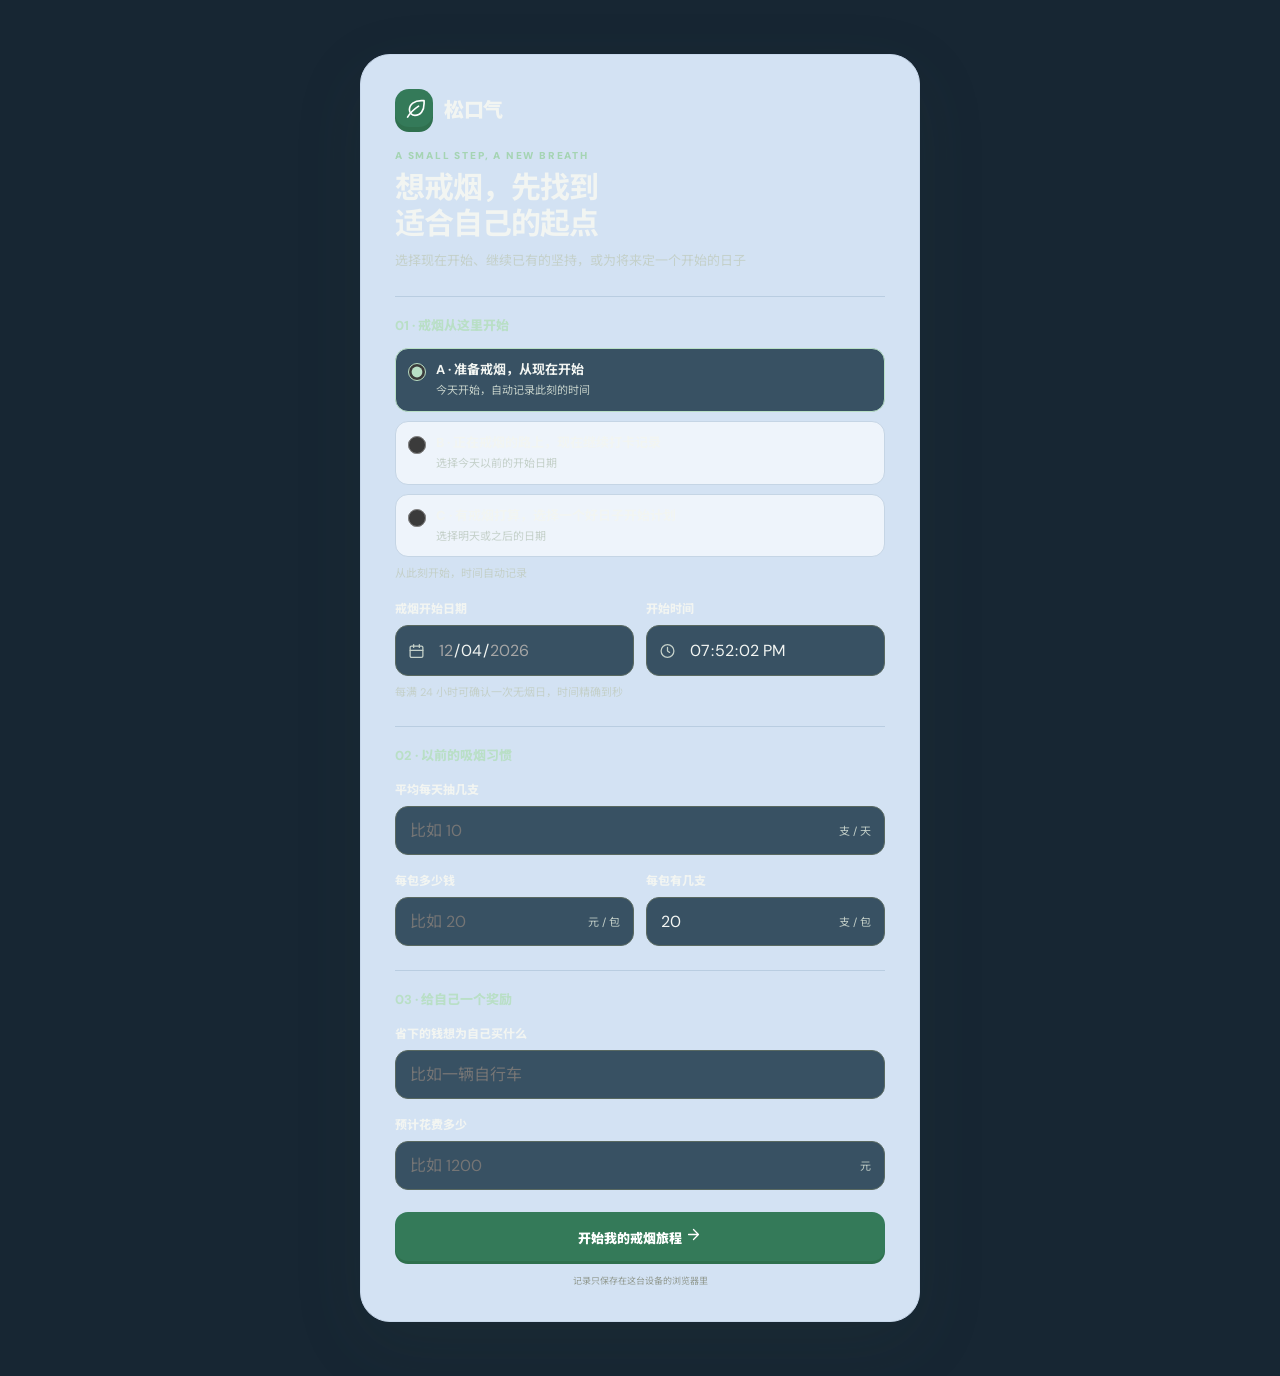
<file: index.html>
<!doctype html>
<html lang="zh-CN">
  <head>
    <meta charset="UTF-8" />
    <meta name="viewport" content="width=device-width, initial-scale=1, viewport-fit=cover" />
    <meta name="theme-color" content="#f7f8ef" />
    <meta name="description" content="一个轻松陪你戒烟的日常小帮手" />
    <title>松口气 · 戒烟陪伴</title>
    <link rel="preconnect" href="https://fonts.googleapis.com" />
    <link rel="preconnect" href="https://fonts.gstatic.com" crossorigin />
    <link href="https://fonts.googleapis.com/css2?family=DM+Sans:wght@400;500;600;700;800&family=Noto+Sans+SC:wght@400;500;600;700;800;900&display=swap" rel="stylesheet" />
    <link rel="stylesheet" href="styles.css?v=20261108-invite-rank-centered" />
    <link rel="stylesheet" href="home.css?v=20261108-home-status-removed" />
  </head>
  <body>
    <div class="app-shell">
      <main id="app" class="app" aria-live="polite"></main>
    </div>
    <div id="toast" class="toast" role="status" aria-live="polite"></div>
    <audio id="coin-drop-sound" preload="auto" src="coin-drop.wav"></audio>
    <script src="health-milestones.js?v=20261106-health-1" defer></script>
    <script src="checkin-periods.js?v=20261107-checkin-3" defer></script>
    <script src="rank-progress.js?v=20261108-rank-1" defer></script>
    <script src="app.js?v=20261108-invite-live-data" defer></script>
  </body>
</html>
</file>
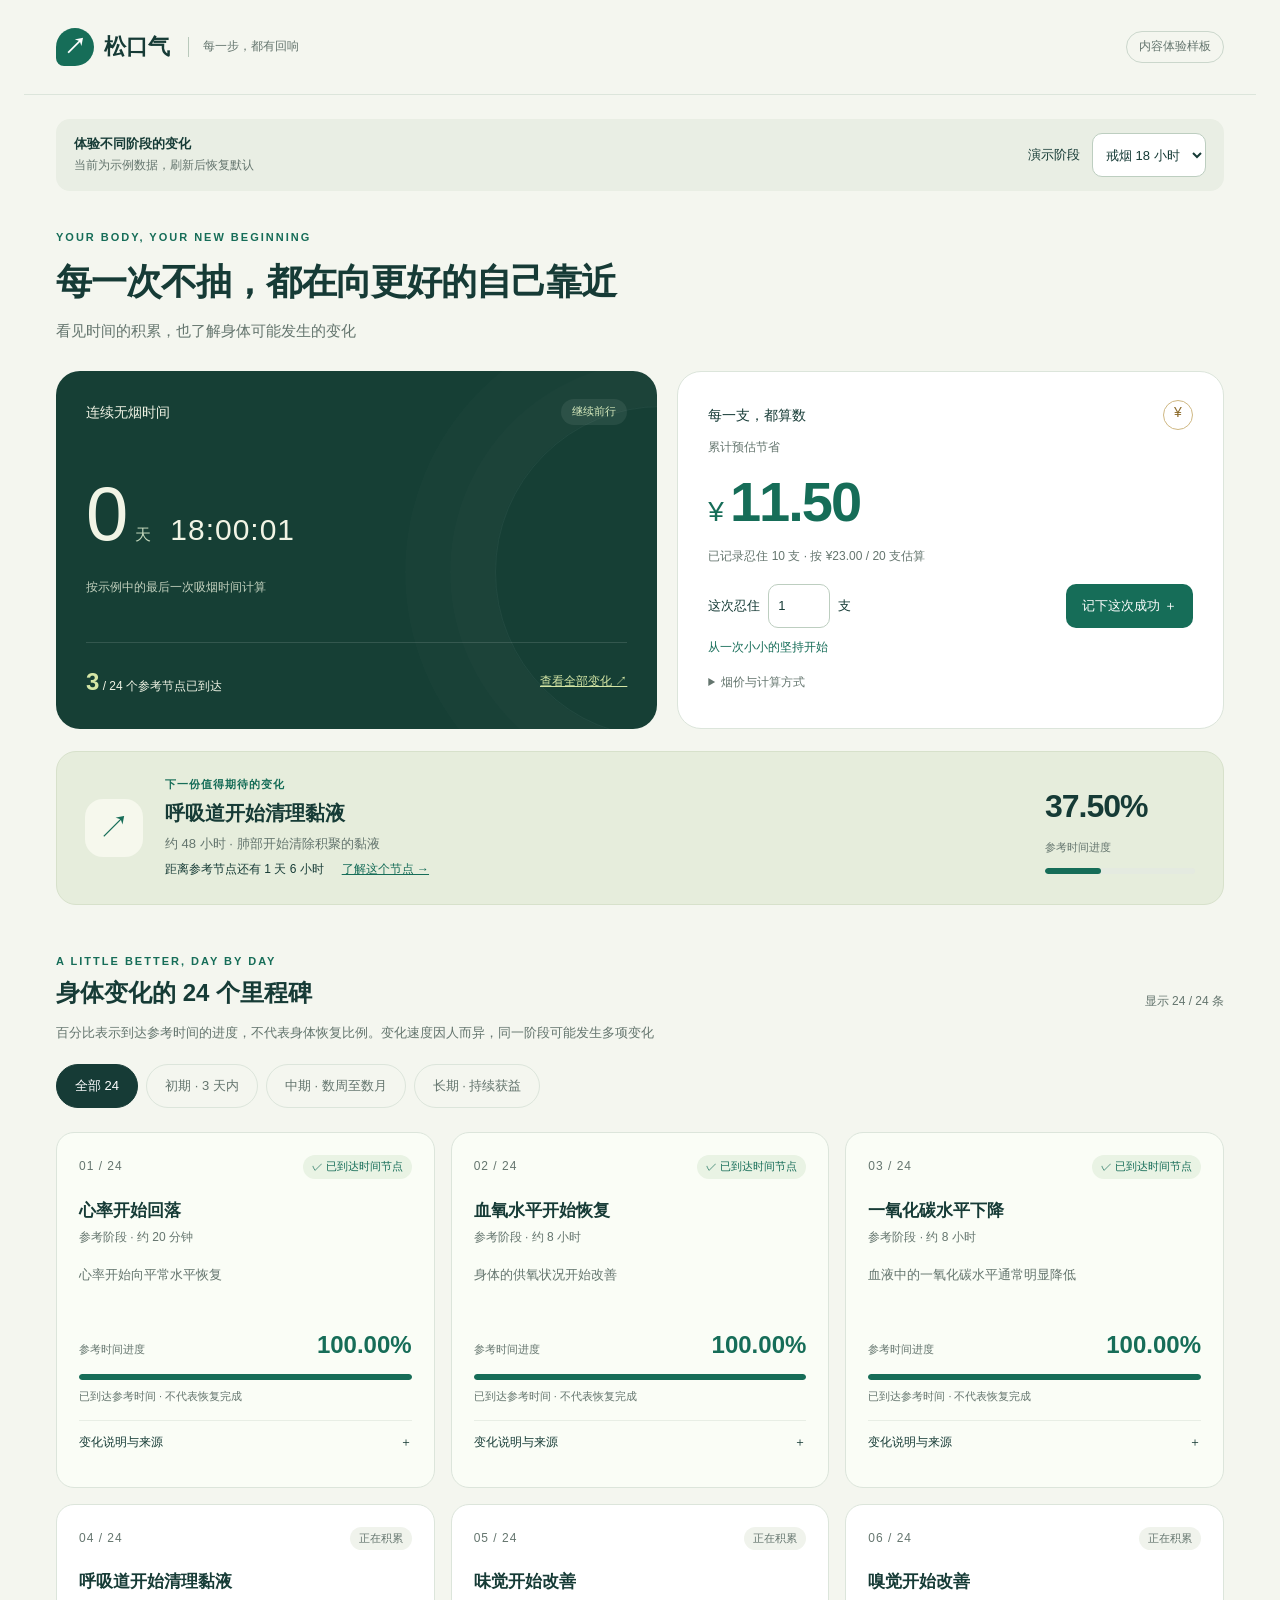
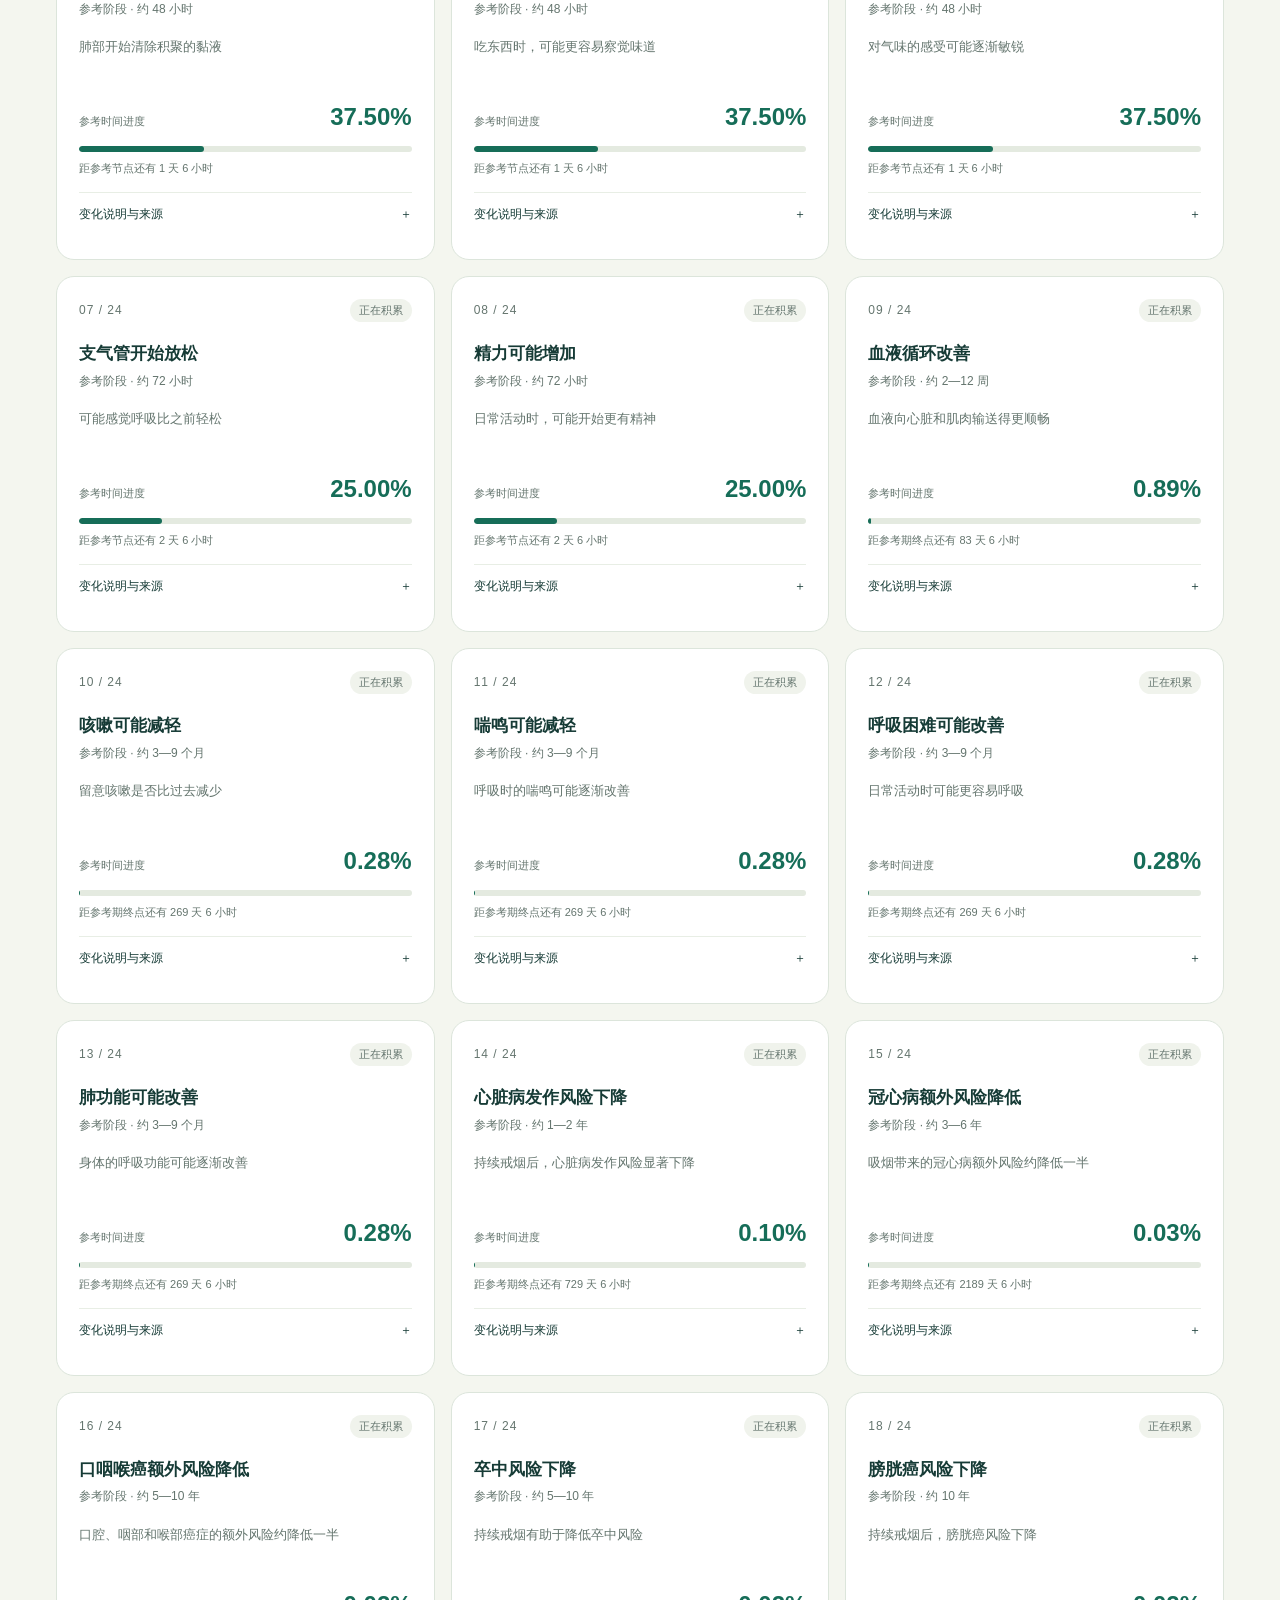
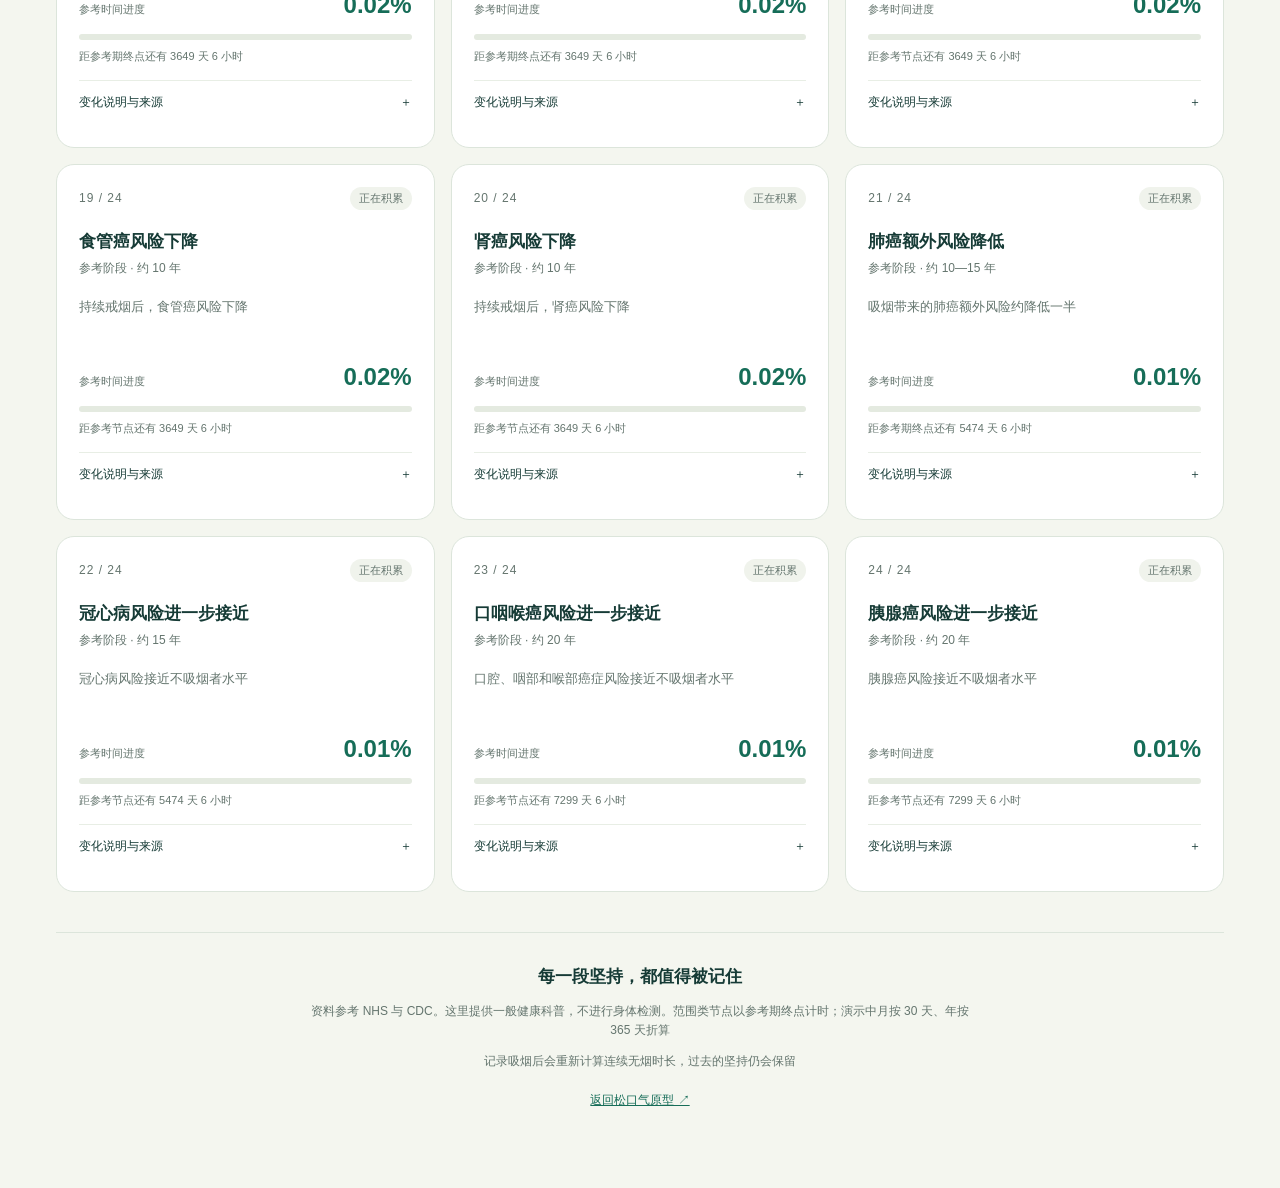
<file: health-preview.html>
<!doctype html>
<html lang="zh-CN">
<head><meta charset="utf-8"><meta name="viewport" content="width=device-width,initial-scale=1"><title>松口气 · 身体变化里程碑</title><link rel="stylesheet" href="health-preview.css"><script src="health-preview.js" defer></script></head>
<body>
<header class="site-header"><a class="brand" href="health-preview.html"><span class="brand-icon">↗</span>松口气<span class="brand-sub">每一步，都有回响</span></a><span class="preview-label">内容体验样板</span></header>
<main>
<section class="preview-controls" aria-label="样板演示设置"><div><strong>体验不同阶段的变化</strong><span>当前为示例数据，刷新后恢复默认</span></div><label>演示阶段<select id="stage"><option value="18">戒烟 18 小时</option><option value="0">刚刚开始</option><option value="54">戒烟 54 小时</option><option value="1008">戒烟 6 周</option><option value="8760">戒烟 1 年</option><option value="175200">戒烟 20 年</option></select></label></section>
<div class="intro"><p class="eyebrow">YOUR BODY, YOUR NEW BEGINNING</p><h1>每一次不抽，<br class="mobile-break">都在向更好的自己靠近</h1><p>看见时间的积累，也了解身体可能发生的变化</p></div>
<section class="overview">
<article class="journey"><div class="card-top"><span>连续无烟时间</span><span class="light-pill">继续前行</span></div><div class="elapsed" id="elapsed"></div><p class="journey-caption">按示例中的最后一次吸烟时间计算</p><div class="journey-bottom"><div><strong id="reached">0</strong><span> / 24 个参考节点已到达</span></div><a href="#milestones">查看全部变化 ↗</a></div></article>
<article class="savings"><div class="card-top"><span>每一支，都算数</span><span class="coin">¥</span></div><p class="muted">累计预估节省</p><div class="money">¥<strong id="money">0.00</strong></div><p id="savings-caption"></p><form id="win-form"><label>这次忍住<input id="win-count" type="number" min="1" max="100" step="1" value="1" required aria-label="这次忍住的支数"></label><span>支</span><button class="primary" type="submit">记下这次成功 ＋</button></form><p id="feedback" role="status">从一次小小的坚持开始</p><details class="price-settings"><summary>烟价与计算方式</summary><div class="price-fields"><label>每包价格（元）<input id="pack-price" type="number" min="0.01" max="10000" step="0.01" value="23" required></label><label>每包支数<input id="pack-count" type="number" min="1" max="100" step="1" value="20" required></label></div><p>记录的忍住支数 × 每包价格 ÷ 每包支数。金额保留两位小数；修改烟价会重新估算全部记录</p><p id="price-error" role="status"></p></details></article>
</section>
<section class="next-card" aria-labelledby="next-heading"><div class="next-symbol" aria-hidden="true">↗</div><div class="next-content"><p class="eyebrow">下一份值得期待的变化</p><h2 id="next-heading"></h2><p id="next-description"></p><div class="next-footer"><span id="next-remaining"></span><a id="next-link" href="#milestones">了解这个节点 →</a></div></div><div class="next-progress"><strong id="next-percent"></strong><span>参考时间进度</span><progress id="next-bar" max="100" value="0" aria-label="下一节点时间进度"></progress></div></section>
<section id="milestones"><div class="section-heading"><div><p class="eyebrow">A LITTLE BETTER, DAY BY DAY</p><h2>身体变化的 24 个里程碑</h2></div><span id="list-count"></span></div><p class="explanation">百分比表示到达参考时间的进度，不代表身体恢复比例。变化速度因人而异，同一阶段可能发生多项变化</p><div class="filters" role="group" aria-label="筛选里程碑"><button data-filter="all" aria-pressed="true">全部 24</button><button data-filter="early" aria-pressed="false">初期 · 3 天内</button><button data-filter="middle" aria-pressed="false">中期 · 数周至数月</button><button data-filter="long" aria-pressed="false">长期 · 持续获益</button></div><div id="milestone-grid" class="milestone-grid"></div></section>
<footer><strong>每一段坚持，都值得被记住</strong><p>资料参考 NHS 与 CDC。这里提供一般健康科普，不进行身体检测。范围类节点以参考期终点计时；演示中月按 30 天、年按 365 天折算</p><p>记录吸烟后会重新计算连续无烟时长，过去的坚持仍会保留</p><a href="index.html">返回松口气原型 ↗</a></footer>
</main>
</body></html>
</file>
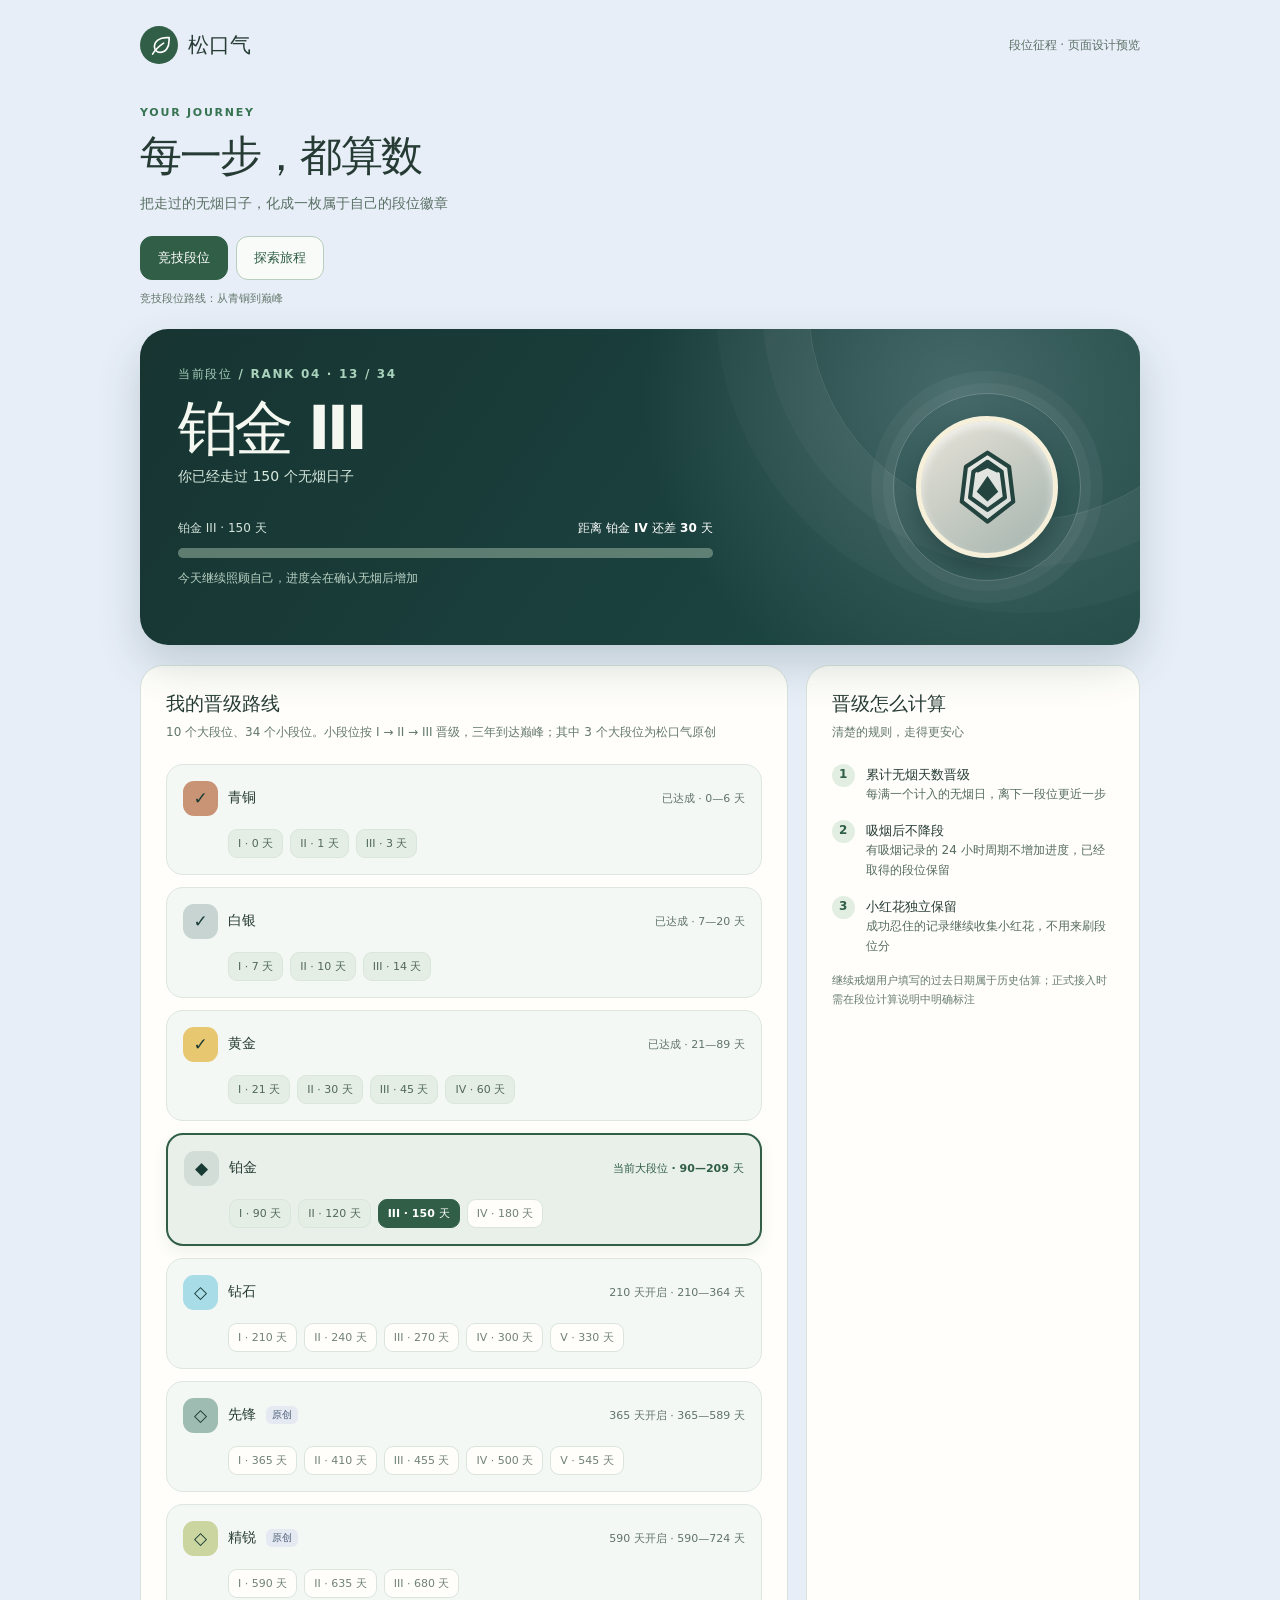
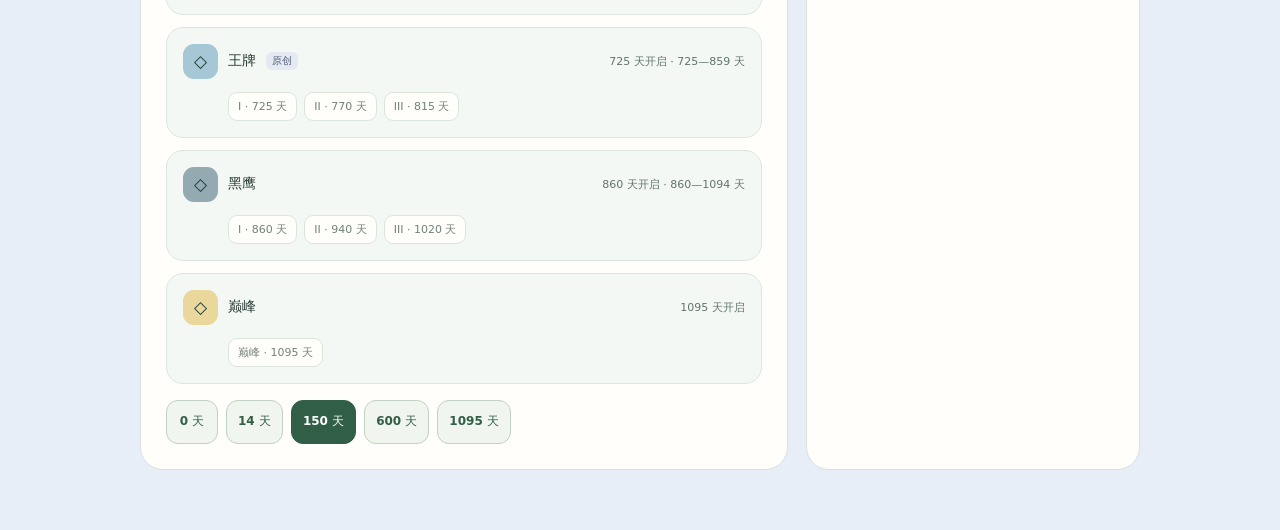
<file: docs/previews/rank-preview.html>
<!doctype html>
<html lang="zh-CN">
<head>
  <meta charset="UTF-8" />
  <meta name="viewport" content="width=device-width, initial-scale=1" />
  <title>段位征程 · 松口气设计预览</title>
  <style>
    :root { font-family: "DM Sans", "Noto Sans SC", system-ui, sans-serif; color: #263b34; background: #e7eef8; font-synthesis: none; }
    * { box-sizing: border-box; }
    body { margin: 0; }
    button { font: inherit; cursor: pointer; }
    button:focus-visible { outline: 3px solid #79a67f; outline-offset: 3px; }
    .shell { max-width: 1060px; margin: auto; padding: 26px 30px 60px; }
    .topbar { display: flex; align-items: center; justify-content: space-between; margin-bottom: 42px; }
    .brand { display: inline-flex; align-items: center; gap: 10px; font-size: 21px; font-weight: 900; }
    .brand-mark { display: grid; place-items: center; width: 38px; height: 38px; border-radius: 50%; background: #315e46; color: #fff; }
    .top-note { color: #5d7168; font-size: 12px; }
    .eyebrow { margin: 0 0 9px; color: #377452; font-size: 11px; font-weight: 800; letter-spacing: .16em; }
    h1, h2, h3, p { margin-top: 0; }
    h1 { margin-bottom: 8px; font-size: clamp(30px, 4vw, 42px); letter-spacing: -.045em; }
    .intro { margin-bottom: 25px; color: #5a7064; font-size: 14px; line-height: 1.7; }
    .route-switch { display: flex; gap: 8px; margin: -5px 0 10px; }
    .route-switch button { min-height: 44px; padding: 9px 17px; border: 1px solid #b7cdbd; border-radius: 12px; background: #f8fbf7; color: #315e46; font-size: 13px; font-weight: 800; }
    .route-switch button[aria-pressed="true"] { background: #315e46; color: white; border-color: #315e46; }
    .route-note { margin: 0 0 22px; color: #63776b; font-size: 11px; line-height: 1.6; }
    body[data-route="journey"] .route-switch button[aria-pressed="true"] { background: #285d6b; border-color: #285d6b; }
    body[data-route="journey"] .rank-hero { background: radial-gradient(circle at 82% 20%, #477681 0, transparent 37%), linear-gradient(125deg, #173c49, #235565 68%, #37727b); }
    body[data-route="journey"] .tier-row.current { border-color: #285d6b; background: #eaf4f2; }
    body[data-route="journey"] .step-chip.current { border-color: #285d6b; background: #285d6b; }
    .rank-hero { display: grid; grid-template-columns: minmax(0, 1fr) 230px; gap: 30px; min-height: 316px; padding: 34px 38px; overflow: hidden; position: relative; border-radius: 28px; color: #f5f8f1; background: radial-gradient(circle at 82% 20%, #456969 0, transparent 37%), linear-gradient(125deg, #173431, #1b4340 68%, #254d48); box-shadow: 0 20px 44px #183e3830; }
    .rank-hero::after { content: ""; position: absolute; width: 430px; height: 430px; top: -240px; right: -100px; border: 1px solid #ffffff1e; border-radius: 50%; box-shadow: 0 0 0 46px #ffffff08, 0 0 0 92px #ffffff06; pointer-events: none; }
    .hero-copy, .hero-emblem { position: relative; z-index: 1; }
    .hero-kicker { color: #a9d2bc; font-size: 12px; font-weight: 800; letter-spacing: .14em; }
    .hero-title { margin: 12px 0 7px; font-size: clamp(38px, 6vw, 60px); font-weight: 900; line-height: 1.1; letter-spacing: -.06em; }
    .hero-subtitle { color: #d7e9dd; font-size: 14px; }
    .progress-area { max-width: 535px; margin-top: 34px; }
    .progress-labels { display: flex; justify-content: space-between; gap: 12px; margin-bottom: 11px; color: #d5e4dc; font-size: 12px; }
    .progress-labels strong { color: white; }
    progress { display: block; width: 100%; height: 10px; border: none; border-radius: 99px; overflow: hidden; appearance: none; background: #7d9b8b70; }
    progress::-webkit-progress-bar { background: #7d9b8b70; }
    progress::-webkit-progress-value { border-radius: 99px; background: linear-gradient(90deg, #dfdcca, #f6d68f); }
    progress::-moz-progress-bar { border-radius: 99px; background: #f6d68f; }
    .progress-note { margin: 11px 0 0; color: #b9d1c2; font-size: 12px; line-height: 1.6; }
    .hero-emblem { display: grid; place-items: center; align-self: center; justify-self: center; width: 188px; height: 188px; border: 1px solid #ffffff38; border-radius: 50%; box-shadow: 0 0 0 10px #ffffff0b, 0 0 0 22px #ffffff0a; }
    .emblem-core { display: grid; place-items: center; width: 142px; height: 142px; border-radius: 50%; background: linear-gradient(145deg, #f3e7bc, #b8b7af 60%, #71868b); border: 5px solid #f6efda; box-shadow: inset 0 5px 9px #ffffff9a, 0 11px 20px #0b252659; color: #24443f; }
    .emblem-core svg { width: 83px; height: 83px; }
    .emblem-core[data-rank="0"] { background: linear-gradient(145deg, #c78d6d, #895b4a); }
    .emblem-core[data-rank="1"] { background: linear-gradient(145deg, #e4e8e5, #94a7a5); }
    .emblem-core[data-rank="2"] { background: linear-gradient(145deg, #f3d67f, #b28b3f); }
    .emblem-core[data-rank="3"] { background: linear-gradient(145deg, #e8e3d8, #a4b4ae); }
    .emblem-core[data-rank="4"] { background: linear-gradient(145deg, #b9e7ef, #5c9bbb); }
    .emblem-core[data-rank="5"] { background: linear-gradient(145deg, #d5e0d3, #5e887e); }
    .emblem-core[data-rank="6"] { background: linear-gradient(145deg, #f7df9c, #83a7a2 60%, #446976); }
    .emblem-core[data-rank="7"] { background: linear-gradient(145deg, #cfdeeb, #688e9f); }
    .emblem-core[data-rank="8"] { background: linear-gradient(145deg, #c4d1d2, #526d75); }
    .emblem-core[data-rank="9"] { background: linear-gradient(145deg, #f7df9c, #83a7a2 60%, #446976); }
    body[data-route="journey"] .emblem-core { color: #24515b; border-color: #f2ead7; }
    .below { display: grid; grid-template-columns: minmax(0, 1.55fr) minmax(260px, .8fr); gap: 18px; margin-top: 20px; }
    .card { padding: 25px; border: 1px solid #d8e3dc; border-radius: 23px; background: #fffefa; }
    .card h2 { margin-bottom: 6px; font-size: 19px; }
    .card-lead { margin-bottom: 21px; color: #63776b; font-size: 12px; line-height: 1.6; }
    .rank-timeline { display: grid; gap: 12px; margin: 0; padding: 0; list-style: none; }
    .tier-row { padding: 16px; border: 1px solid #dce7df; border-radius: 17px; background: #f4f8f4; }
    .tier-row.current { border: 2px solid #315e46; background: #e8f0e9; box-shadow: 0 6px 15px #315e4614; }
    .tier-head { display: flex; align-items: center; gap: 10px; }
    .tier-symbol { display: grid; place-items: center; flex: 0 0 35px; width: 35px; height: 35px; border-radius: 11px; background: var(--tile-color); color: #173a34; font-size: 17px; font-weight: 900; }
    .tier-name { font-size: 14px; font-weight: 800; }
    .tier-origin { padding: 2px 6px; border-radius: 6px; background: #e5e9f2; color: #52647c; font-size: 10px; font-weight: 800; }
    .tier-status { margin-left: auto; color: #61746a; font-size: 11px; text-align: right; }
    .tier-row.current .tier-status { color: #315e46; font-weight: 800; }
    body[data-route="journey"] .tier-row.current .tier-status { color: #285d6b; }
    .step-list { display: flex; flex-wrap: wrap; gap: 7px; margin: 13px 0 0 45px; padding: 0; list-style: none; }
    .step-chip { padding: 6px 9px; border: 1px solid #dae5dc; border-radius: 9px; background: #fffefa; color: #52685b; font-size: 11px; white-space: nowrap; }
    .step-chip.done { background: #e4eee4; }
    .step-chip.current { border-color: #315e46; background: #315e46; color: white; font-weight: 800; }
    .step-chip.future { color: #718278; }
    .sample-switch { display: flex; flex-wrap: wrap; gap: 8px; margin: 16px 0 0; }
    .sample-switch button { min-width: 52px; min-height: 44px; padding: 8px 11px; border: 1px solid #bfd2c3; border-radius: 12px; background: #f0f5ee; color: #315e46; font-size: 12px; font-weight: 700; }
    .sample-switch button[aria-pressed="true"] { background: #315e46; border-color: #315e46; color: white; }
    .rule-list { display: grid; gap: 15px; margin: 0; padding: 0; list-style: none; }
    .rule-list li { display: flex; gap: 11px; color: #566c60; font-size: 12px; line-height: 1.65; }
    .rule-list .dot { flex: 0 0 23px; display: grid; place-items: center; width: 23px; height: 23px; border-radius: 50%; background: #e3eee2; color: #315e46; font-weight: 900; }
    .rule-list strong { display: block; color: #263b34; font-size: 13px; }
    .footnote { margin-top: 15px; color: #667b6e; font-size: 11px; line-height: 1.7; }
    @media (max-width: 760px) { .shell { padding: 20px 16px 40px; } .topbar { margin-bottom: 30px; } .top-note { display: none; } .rank-hero { grid-template-columns: 1fr 112px; min-height: 0; gap: 10px; padding: 26px 22px; } .hero-emblem { width: 106px; height: 106px; align-self: start; margin-top: 20px; box-shadow: 0 0 0 7px #ffffff0b; } .emblem-core { width: 78px; height: 78px; border-width: 3px; } .emblem-core svg { width: 48px; height: 48px; } .hero-title { font-size: 39px; } .hero-subtitle { font-size: 12px; } .progress-area { grid-column: 1 / -1; margin-top: 22px; } .below { grid-template-columns: 1fr; } }
    @media (max-width: 460px) { .tier-head { flex-wrap: wrap; } .tier-status { flex: 0 0 100%; margin-left: 45px; text-align: left; } .step-list { margin-left: 0; } }
    @media (max-width: 380px) { .rank-hero { display: block; } .hero-kicker { display: block; padding-right: 74px; } .hero-title { margin-top: 28px; font-size: 34px; } .hero-emblem { position: absolute; top: 22px; right: 22px; width: 70px; height: 70px; margin: 0; } .emblem-core { width: 55px; height: 55px; } .emblem-core svg { width: 32px; height: 32px; } .progress-labels { flex-wrap: wrap; } }
    @media (prefers-reduced-motion: reduce) { *, *::before, *::after { scroll-behavior: auto !important; transition-duration: 0s !important; } }
  </style>
</head>
<body>
  <main class="shell">
    <header class="topbar"><div class="brand"><span class="brand-mark" aria-hidden="true"><svg width="22" height="22" viewBox="0 0 24 24" fill="none" stroke="currentColor" stroke-width="1.8" stroke-linecap="round"><path d="M20 4c-7.5 0-13 3.7-13 10a6 6 0 0 0 6 6c6.3 0 10-5.5 10-13V4h-3Z"/><path d="M5 22c3-5 6-8 12-12"/></svg></span>松口气</div><span class="top-note">段位征程 · 页面设计预览</span></header>
    <p class="eyebrow">YOUR JOURNEY</p>
    <h1>每一步，都算数</h1>
    <p class="intro">把走过的无烟日子，化成一枚属于自己的段位徽章</p>
    <div class="route-switch" role="group" aria-label="切换晋级路线"><button type="button" data-route-choice="competitive" aria-pressed="true">竞技段位</button><button type="button" data-route-choice="journey" aria-pressed="false">探索旅程</button></div>
    <p class="route-note" id="route-note">竞技段位路线：青铜到巅峰</p>
    <section class="rank-hero" aria-labelledby="current-rank">
      <div class="hero-copy">
        <span class="hero-kicker">当前段位 / RANK 04</span>
        <h2 class="hero-title" id="current-rank">铂金 III</h2>
        <p class="hero-subtitle" id="rank-message">你已经走过 150 个无烟日子</p>
        <div class="progress-area">
          <div class="progress-labels"><span id="progress-from">铂金 III · 150 天</span><strong id="progress-to">距离铂金 IV 还差 30 天</strong></div>
          <progress id="rank-progress" max="30" value="0" aria-label="距离下一小段位的无烟天数进度"></progress>
          <p class="progress-note" id="progress-note">今天继续照顾自己，进度会在确认无烟后增加</p>
        </div>
      </div>
      <div class="hero-emblem" aria-hidden="true"><div class="emblem-core" id="emblem" data-rank="3"><svg viewBox="0 0 100 100" fill="none" stroke="currentColor" stroke-width="5" stroke-linejoin="round"><path d="M50 8 76 25 81 67 50 91 19 67 24 25 50 8Z" fill="#ffffff73"/><path d="M50 19 67 31 71 62 50 77 29 62 33 31 50 19Z"/><path d="m37 55 13-19 13 19-13 12-13-12Z" fill="currentColor" stroke="none"/><path d="m37 30 13-6 13 6"/></svg></div></div>
    </section>
    <div class="below">
      <section class="card" aria-labelledby="path-title"><h2 id="path-title">我的晋级路线</h2><p class="card-lead" id="path-lead">10 个大段位、34 个小段位。小段位按 I → II → III 晋级，三年到达巅峰；其中 3 个大段位为松口气原创</p><ol class="rank-timeline" id="rank-timeline"></ol><div class="sample-switch" role="group" aria-label="预览不同无烟天数"><button type="button" data-days="0">0 天</button><button type="button" data-days="14">14 天</button><button type="button" data-days="150" aria-pressed="true">150 天</button><button type="button" data-days="600">600 天</button><button type="button" data-days="1095">1095 天</button></div></section>
      <aside class="card" aria-labelledby="rule-title"><h2 id="rule-title">晋级怎么计算</h2><p class="card-lead">清楚的规则，走得更安心</p><ul class="rule-list"><li><span class="dot">1</span><div><strong>累计无烟天数晋级</strong>每满一个计入的无烟日，离下一段位更近一步</div></li><li><span class="dot">2</span><div><strong>吸烟后不降段</strong>有吸烟记录的 24 小时周期不增加进度，已经取得的段位保留</div></li><li><span class="dot">3</span><div><strong>小红花独立保留</strong>成功忍住的记录继续收集小红花，不用来刷段位分</div></li></ul><p class="footnote">继续戒烟用户填写的过去日期属于历史估算；正式接入时需在段位计算说明中明确标注</p></aside>
    </div>
  </main>
  <script>
    const competitiveRanks = [
      { name: '青铜', color: '#c99475', steps: [['I', 0], ['II', 1], ['III', 3]] },
      { name: '白银', color: '#c7d4d2', steps: [['I', 7], ['II', 10], ['III', 14]] },
      { name: '黄金', color: '#e8c771', steps: [['I', 21], ['II', 30], ['III', 45], ['IV', 60]] },
      { name: '铂金', color: '#d1ddd6', steps: [['I', 90], ['II', 120], ['III', 150], ['IV', 180]] },
      { name: '钻石', color: '#a8dce7', steps: [['I', 210], ['II', 240], ['III', 270], ['IV', 300], ['V', 330]] },
      { name: '先锋', color: '#9ebcb1', original: true, steps: [['I', 365], ['II', 410], ['III', 455], ['IV', 500], ['V', 545]] },
      { name: '精锐', color: '#cbd5a0', original: true, steps: [['I', 590], ['II', 635], ['III', 680]] },
      { name: '王牌', color: '#a5c7d6', original: true, steps: [['I', 725], ['II', 770], ['III', 815]] },
      { name: '黑鹰', color: '#93aab1', steps: [['I', 860], ['II', 940], ['III', 1020]] },
      { name: '巅峰', color: '#e9d79b', steps: [['', 1095]] }
    ];
    const journeyNames = ['启程者', '探路者', '行路者', '远行者', '越岭者', '领航者', '开拓者', '远征者', '山海旅人', '传奇旅人'];
    const journeyColors = ['#c8d4b4', '#b4d4bc', '#a2d5c8', '#a2cbd4', '#a9c2dc', '#bdc5dd', '#b9d8c4', '#d3d4ad', '#dec7a1', '#e5cd91'];
    const journeyRanks = competitiveRanks.map((rank, index) => ({ ...rank, name: journeyNames[index], color: journeyColors[index], original: false }));
    let ranks = competitiveRanks;
    let steps = [];
    let previewDays = 150;
    const timeline = document.querySelector('#rank-timeline');
    function render(days) {
      previewDays = days;
      const current = steps.reduce((index, step, i) => days >= step.days ? i : index, 0);
      const step = steps[current];
      const next = steps[current + 1];
      document.querySelector('.hero-kicker').textContent = `当前段位 / RANK ${String(step.tier + 1).padStart(2, '0')} · ${String(current + 1).padStart(2, '0')} / ${steps.length}`;
      document.querySelector('#current-rank').textContent = step.label;
      document.querySelector('#rank-message').textContent = `你已经走过 ${days} 个无烟日子`;
      document.querySelector('#emblem').dataset.rank = step.tier;
      document.querySelector('#progress-from').textContent = `${step.label} · ${step.days} 天`;
      document.querySelector('#progress-to').textContent = next ? `距离 ${next.label} 还差 ${next.days - days} 天` : '已到达最高段位';
      const progress = document.querySelector('#rank-progress');
      progress.max = next ? next.days - step.days : 1;
      progress.value = next ? days - step.days : 1;
      document.querySelector('#progress-note').textContent = next ? '今天继续照顾自己，进度会在确认无烟后增加' : '最高段位不是终点，每个无烟日子依然值得记录';
      timeline.innerHTML = ranks.map((rank, tier) => {
        const first = rank.steps[0][1];
        const nextTier = ranks[tier + 1];
        const status = tier === step.tier ? '当前大段位' : tier < step.tier ? '已达成' : `${first} 天开启`;
        const chips = rank.steps.map(([division, threshold]) => {
          const state = threshold === step.days ? 'current' : threshold < step.days ? 'done' : 'future';
          return `<li class="step-chip ${state}" ${state === 'current' ? 'aria-current="step"' : ''}>${division || rank.name} · ${threshold} 天</li>`;
        }).join('');
        return `<li class="tier-row ${tier === step.tier ? 'current' : ''}" style="--tile-color:${rank.color}"><div class="tier-head"><span class="tier-symbol" aria-hidden="true">${tier < step.tier ? '✓' : tier === step.tier ? '◆' : '◇'}</span><span class="tier-name">${rank.name}</span>${rank.original ? '<span class="tier-origin">原创</span>' : ''}<span class="tier-status">${status}${nextTier ? ` · ${first}—${nextTier.steps[0][1] - 1} 天` : ''}</span></div><ol class="step-list" aria-label="${rank.name}的小段位">${chips}</ol></li>`;
      }).join('');
      document.querySelectorAll('[data-days]').forEach(button => button.setAttribute('aria-pressed', String(Number(button.dataset.days) === days)));
    }
    document.querySelectorAll('[data-days]').forEach(button => button.addEventListener('click', () => render(Number(button.dataset.days))));
    function selectRoute(route) {
      ranks = route === 'journey' ? journeyRanks : competitiveRanks;
      steps = ranks.flatMap((rank, tier) => rank.steps.map(([division, days]) => ({ tier, division, days, label: `${rank.name}${division ? ` ${division}` : ''}` })));
      document.body.dataset.route = route;
      document.querySelector('#route-note').textContent = route === 'journey'
        ? '探索旅程：从启程者到传奇旅人。称号仅表示累计无烟天数，不评价健康状况或个人能力'
        : '竞技段位路线：从青铜到巅峰';
      document.querySelector('#path-lead').textContent = route === 'journey'
        ? '10 个大段位、34 个小段位。沿用三年时间线，小段位按 I → II → III 晋级'
        : '10 个大段位、34 个小段位。小段位按 I → II → III 晋级，三年到达巅峰；其中 3 个大段位为松口气原创';
      document.querySelectorAll('[data-route-choice]').forEach(button => button.setAttribute('aria-pressed', String(button.dataset.routeChoice === route)));
      render(previewDays);
    }
    document.querySelectorAll('[data-route-choice]').forEach(button => button.addEventListener('click', () => selectRoute(button.dataset.routeChoice)));
    selectRoute('competitive');
  </script>
</body>
</html>
</file>
<file: styles.css>
:root {
  color-scheme: light;
  --ink: #25362d;
  --muted: #52675c;
  --muted-light: #9ba49d;
  --paper: #e7eef8;
  --white: #e4edf8;
  --card-soft: #d5e5f5;
  --card-strong: #c9dcf0;
  --green: #408461;
  --green-dark: #285f46;
  --green-soft: #dce8f5;
  --green-pale: #e7eff9;
  --orange: #ed9b4a;
  --orange-dark: #a76125;
  --orange-soft: #dce8f5;
  --yellow: #f2cc72;
  --line: #e9ede3;
  --shadow: 0 16px 44px rgba(48, 76, 57, .08);
  font-family: 'DM Sans', 'Noto Sans SC', system-ui, sans-serif;
  font-synthesis: none;
  text-rendering: optimizeLegibility;
  -webkit-font-smoothing: antialiased;
}

:root[data-theme-tone="dark"] {
  color-scheme: dark;
  --ink: #f2f5f2;
  --muted: #c4d0c9;
  --muted-light: #aebdb4;
  --green: #347a59;
  --green-dark: #b9dfc6;
  --green-soft: #344d3e;
  --green-pale: #2c4136;
  --orange-dark: #ffd0a7;
  --orange-soft: #59473a;
  --line: #596961;
  --shadow: 0 16px 44px rgba(0, 0, 0, .2);
}

* { box-sizing: border-box; }
body { margin: 0; min-height: 100vh; color: var(--ink); background: var(--paper); }
button, input { font: inherit; }
button { color: inherit; }
button:focus-visible, input:focus-visible { outline: 3px solid #8bbd92; outline-offset: 3px; }
button:disabled { opacity: .65; cursor: default; }
.app-shell { min-height: 100vh; display: flex; justify-content: center; padding: 24px; }
.app { width: 100%; max-width: 1080px; min-height: calc(100vh - 48px); background: var(--paper); position: relative; }
.topbar { height: 78px; display: flex; align-items: center; justify-content: space-between; padding: 0 44px; }
.brand { display: flex; align-items: center; gap: 11px; font-weight: 900; font-size: 20px; letter-spacing: -.5px; }
.brand-mark { width: 38px; height: 38px; border-radius: 14px; display: grid; place-items: center; color: white; background: var(--green); box-shadow: 0 5px 0 #2f704e; }
.brand-mark svg { width: 22px; height: 22px; }
.top-pill { display: flex; align-items: center; gap: 8px; max-width: 55%; min-width: 0; border: 1px solid var(--card-strong); background: var(--card-soft); color: var(--muted); padding: 9px 13px; border-radius: 999px; font-size: 12px; font-weight: 700; }
.top-pill-text { min-width: 0; overflow: hidden; text-overflow: ellipsis; white-space: nowrap; }
.top-pill svg { width: 15px; height: 15px; flex-shrink: 0; color: #df9c3f; }
.home-heading h1, .invite-preview h2 { overflow-wrap: anywhere; }
.page { padding: 22px 44px 106px; animation: appear .26s ease-out; }
.page-heading { margin: 5px 0 22px; display: flex; align-items: end; justify-content: space-between; gap: 20px; }
.eyebrow { margin: 0 0 8px; text-transform: uppercase; letter-spacing: 1.8px; font-size: 10px; font-weight: 900; color: var(--green); }
h1, h2, h3, p { margin-top: 0; }
h1 { margin-bottom: 0; font-size: clamp(27px, 4vw, 36px); line-height: 1.2; letter-spacing: -1px; }
h2 { margin-bottom: 0; font-size: 20px; line-height: 1.3; letter-spacing: -.4px; }
h3 { margin-bottom: 8px; font-size: 15px; }
.subtitle { color: var(--muted); font-size: 13px; margin: 8px 0 0; line-height: 1.7; }
.home-grid { display: grid; grid-template-columns: minmax(0, 1.12fr) minmax(290px, .88fr); gap: 18px; align-items: stretch; }
.hero-card { min-height: 308px; border-radius: 28px; padding: 30px 32px; position: relative; overflow: hidden; background: linear-gradient(135deg, #cbdff4, #d8e6f6 65%, #c8dff2); box-shadow: var(--shadow); }
.hero-card:before { content: ''; position: absolute; width: 260px; height: 260px; border-radius: 50%; right: -36px; top: -52px; background: rgba(255,255,255,.38); }
.hero-topline { position: relative; z-index: 1; display: flex; align-items: center; justify-content: space-between; gap: 12px; }
.today-date { color: #66806b; font-size: 12px; font-weight: 700; }
.tiny-badge { border: 1px solid rgba(64,132,97,.17); background: rgba(255,255,255,.57); border-radius: 999px; padding: 7px 10px; color: var(--green-dark); font-size: 11px; font-weight: 800; }
.hero-main { position: relative; z-index: 1; margin-top: 29px; display: flex; align-items: center; gap: 22px; }
.streak-orb { flex: 0 0 136px; width: 136px; height: 136px; border-radius: 50%; display: flex; flex-direction: column; align-items: center; justify-content: center; background: #c5dbf2; border: 8px solid rgba(255,255,255,.25); box-shadow: 0 8px 22px rgba(48,76,57,.1), inset 0 -4px 0 rgba(73,127,88,.08); }
.streak-number { font-size: 49px; font-weight: 900; line-height: .98; letter-spacing: -3px; color: var(--green-dark); }
.streak-label { margin-top: 7px; color: #718079; font-size: 11px; font-weight: 800; }
.hero-copy { max-width: 310px; }
.hero-copy h2 { font-size: 23px; line-height: 1.42; }
.hero-copy p { margin: 8px 0 0; font-size: 12px; color: #688073; line-height: 1.7; }
.live-counter-wrap { margin-top: 12px; color: #536e5f; font-size: 10px; font-weight: 700; }
.live-counter-wrap strong { display: block; margin-top: 4px; color: var(--green-dark); font-size: 16px; font-variant-numeric: tabular-nums; letter-spacing: .4px; }
.hero-footer { position: relative; z-index: 1; display: flex; align-items: center; justify-content: space-between; margin-top: 26px; }
.plan-caption { color: #718276; font-size: 11px; font-weight: 700; }
.link-button { display: inline-flex; align-items: center; min-height: 44px; border: 0; background: none; color: var(--green-dark); font-size: 12px; font-weight: 800; cursor: pointer; padding: 6px 0; }
.link-button span { padding-left: 5px; font-size: 15px; }
.right-stack { display: grid; grid-template-rows: 1fr; }
.urge-card { min-height: 180px; border-radius: 25px; padding: 22px 23px; display: flex; flex-direction: column; justify-content: space-between; background: var(--green-dark); color: white; box-shadow: 0 13px 29px rgba(38,94,66,.17); position: relative; overflow: hidden; }
.urge-card:after { content: ''; position: absolute; width: 130px; height: 130px; border: 1px solid rgba(255,255,255,.13); border-radius: 50%; right: -26px; top: -38px; box-shadow: 0 0 0 18px rgba(255,255,255,.03), 0 0 0 36px rgba(255,255,255,.025); }
.urge-card h2 { font-size: 18px; position: relative; z-index: 1; }
.urge-card p { margin: 7px 0 0; color: #c5dfcc; font-size: 11px; position: relative; z-index: 1; }
.urge-action { z-index: 1; position: relative; align-self: start; border: 0; border-radius: 13px; display: inline-flex; align-items: center; gap: 9px; padding: 12px 15px; background: #f3e7bf; color: var(--green-dark); font-size: 12px; font-weight: 900; box-shadow: 0 3px 0 #d5e3c9; cursor: pointer; transition: transform .18s ease, box-shadow .18s ease; }
.urge-action:hover { transform: translateY(-2px); box-shadow: 0 5px 0 #d5e3c9; }
.urge-action svg { width: 17px; height: 17px; }
.mini-stats { border-radius: 22px; background: var(--card-strong); box-shadow: var(--shadow); border: 1px solid var(--card-soft); padding: 17px 20px; display: flex; justify-content: space-between; gap: 12px; }
.mini-stat { min-width: 0; }
.mini-stat + .mini-stat { border-left: 1px solid var(--line); padding-left: 18px; }
.mini-stat strong { display: block; font-size: 19px; color: var(--ink); letter-spacing: -.6px; }
.mini-stat span { display: block; margin-top: 3px; color: var(--muted); font-size: 10px; font-weight: 700; }
.content-grid { display: grid; grid-template-columns: 1fr 1fr; gap: 18px; margin-top: 18px; }
.card { border-radius: 23px; padding: 21px 23px; background: var(--white); box-shadow: var(--shadow); border: 1px solid rgba(231,237,225,.8); }
.content-grid > .card:nth-child(odd), .stats-grid > .stat-card:nth-child(odd) { background: var(--card-soft); }
.content-grid > .card:nth-child(even), .stats-grid > .stat-card:nth-child(even) { background: var(--card-strong); }
.history-card { background: var(--card-soft); }
.section-title { display: flex; align-items: center; justify-content: space-between; gap: 12px; margin-bottom: 16px; }
.section-title h2 { font-size: 16px; }
.section-note { font-size: 10px; color: var(--muted-light); font-weight: 700; }
.checkin-card { display: flex; align-items: center; justify-content: space-between; gap: 14px; }
.checkin-copy { display: flex; align-items: center; gap: 12px; }
.icon-box { width: 40px; height: 40px; flex: 0 0 40px; display: grid; place-items: center; border-radius: 14px; background: var(--orange-soft); color: var(--orange-dark); }
.icon-box.green { background: var(--green-soft); color: var(--green); }
.icon-box svg { width: 19px; height: 19px; }
.checkin-copy strong { display: block; font-size: 13px; }
.checkin-copy small { display: block; margin-top: 3px; font-size: 10px; color: var(--muted); }
.wins-card { margin-top: 18px; background: linear-gradient(135deg, #fffefa, #f2f6ec); }
.wins-card .eyebrow { margin-bottom: 5px; }
.wins-summary { display: flex; align-items: center; gap: 24px; }
.wins-summary > div:not(.wins-divider) { display: flex; flex-direction: column; gap: 4px; }
.wins-summary strong { color: var(--green-dark); font-size: 28px; line-height: 1; letter-spacing: -.8px; }
.wins-summary span { color: var(--muted); font-size: 11px; font-weight: 700; }
.wins-divider { height: 38px; width: 1px; background: #dce5d7; }
.wins-summary .primary-button { margin-left: auto; min-height: 46px; display: inline-flex; align-items: center; gap: 8px; }
.wins-card .mini-stats { margin-top: 18px; background: #e6efe3; box-shadow: none; border-color: #dce8d8; justify-content: flex-start; gap: 36px; }
.win-entries { display: grid; gap: 0; margin-top: 17px; border-top: 1px solid #e6ecdf; }
.win-entry { display: flex; align-items: flex-start; gap: 10px; padding: 12px 0; border-bottom: 1px solid #e6ecdf; }
.win-entry:last-child { border-bottom: 0; padding-bottom: 0; }
.win-check { width: 23px; height: 23px; flex: 0 0 23px; display: grid; place-items: center; border-radius: 50%; color: var(--green-dark); background: #dcebd9; }
.win-entry strong { display: block; font-size: 12px; }
.win-entry small { display: block; margin-top: 3px; color: var(--muted); font-size: 10px; line-height: 1.5; }
.wins-empty { margin: 16px 0 0; padding-top: 13px; border-top: 1px solid #e6ecdf; color: var(--muted); font-size: 11px; line-height: 1.6; }
.savings-goal-card { margin-top: 16px; background: #fffefa; }
.goal-amount { display: flex; align-items: baseline; gap: 7px; margin: 12px 0; }
.goal-amount strong { color: var(--green-dark); font-size: 28px; }
.goal-amount span { color: var(--muted); font-size: 11px; }
.goal-track { height: 10px; overflow: hidden; border-radius: 99px; background: #e7ecdf; }
.goal-track span { display: block; height: 100%; border-radius: inherit; background: linear-gradient(90deg, #7eae83, #3e8261); transition: width .25s ease; }
.goal-complete { margin-top: 15px; padding: 13px 16px; border: 1px solid var(--line); border-left: 4px solid var(--green); border-radius: 12px; background: var(--card-soft); }
.goal-complete[hidden] { display: none; }
.goal-complete strong { display: block; color: var(--green-dark); font-size: 14px; }
.goal-complete p { margin-top: 5px; color: var(--muted); font-size: 12px; line-height: 1.6; }
.goal-history { margin-top: 18px; padding-top: 16px; border-top: 1px solid var(--line); }
.goal-history h3 { margin: 0 0 8px; }
.goal-history-row { display: flex; align-items: center; justify-content: space-between; gap: 12px; padding: 9px 0; font-size: 12px; }
.goal-history-row span { min-width: 0; overflow-wrap: anywhere; }
.goal-history-row small { margin-left: 8px; color: var(--muted); }
.goal-history-row strong { color: var(--green-dark); white-space: nowrap; }
.success-tag { color: var(--green-dark); background: #e0eddc; }
.plan-settings-card .form-field { margin: 15px 0; }
.goal-settings-title { margin: 26px 0 0; padding-top: 19px; border-top: 1px solid #e5eae0; }
.save-plan-button { width: 100%; margin: 8px 0 16px; min-height: 46px; }
.hidden { display: none !important; }
.primary-button, .secondary-button, .danger-button { min-height: 44px; border: 0; border-radius: 13px; padding: 11px 16px; cursor: pointer; font-size: 12px; font-weight: 900; transition: transform .16s ease, filter .16s ease; }
.primary-button { color: white; background: var(--green); box-shadow: 0 3px 0 #2e704d; }
.primary-button:hover, .secondary-button:hover, .danger-button:hover { transform: translateY(-1px); filter: brightness(1.025); }
.secondary-button { background: #edf4e8; color: var(--green-dark); }
.danger-button { background: #fff0eb; color: #a94e38; }
.week-row { display: grid; grid-template-columns: repeat(7, 1fr); gap: 8px; }
.day-cell { text-align: center; color: #9aa49b; font-size: 9px; font-weight: 800; }
.day-dot { width: 28px; height: 28px; margin: 0 auto 6px; display: grid; place-items: center; border-radius: 10px; background: #d4dfef; color: #71849a; }
.day-dot svg { width: 14px; height: 14px; }
.day-dot.done { background: var(--green-soft); color: var(--green); }
.day-dot.today { outline: 2px solid #a7c9a1; outline-offset: 2px; }
.bottom-nav { position: fixed; z-index: 10; bottom: 24px; left: 50%; transform: translateX(-50%); width: min(510px, calc(100% - 40px)); padding: 8px; border-radius: 20px; display: grid; grid-template-columns: repeat(4, 1fr); background: rgba(231,239,222,.96); border: 1px solid #edf0e7; box-shadow: 0 12px 35px rgba(43,65,48,.13); backdrop-filter: blur(14px); }
.nav-button { border: 0; background: transparent; color: #52675c; min-height: 50px; border-radius: 14px; display: flex; flex-direction: column; align-items: center; justify-content: center; gap: 4px; font-size: 11px; font-weight: 800; cursor: pointer; transition: background .18s ease,color .18s ease; }
.nav-button svg { width: 18px; height: 18px; }
.nav-button.active { color: var(--green-dark); background: #eef5e9; }
.nav-button:hover { color: var(--green-dark); }
.page-heading .secondary-button { flex: 0 0 auto; }
.stats-grid { display: grid; grid-template-columns: repeat(4, minmax(0, 1fr)); gap: 14px; margin-bottom: 17px; }
.stat-card { min-height: 115px; border-radius: 21px; padding: 19px; background: var(--white); box-shadow: var(--shadow); border: 1px solid rgba(231,237,225,.8); }
.stat-card .stat-label { color: var(--muted); font-size: 11px; font-weight: 700; }
.stat-card strong { display: block; margin-top: 15px; font-size: 27px; letter-spacing: -1px; }
.flower-stat strong { display: flex; align-items: center; gap: 5px; }
.flower-stat svg { flex: 0 0 auto; }
.stat-card small { color: var(--muted); font-size: 11px; font-weight: 700; }
.rule-disclosure { margin-top: 10px; color: var(--green-dark); font-size: 12px; }
.rule-disclosure summary { display: inline-flex; align-items: center; min-height: 44px; padding: 5px 12px; border: 1px solid rgba(54, 116, 83, .25); border-radius: 999px; background: rgba(255,255,255,.48); color: var(--green-dark); font-weight: 700; line-height: 1.3; cursor: pointer; list-style: none; }
.rule-disclosure summary::-webkit-details-marker { display: none; }
.rule-disclosure summary::after { content: '⌄'; margin-left: 7px; font-size: 15px; line-height: 1; transition: transform .18s ease; }
.rule-disclosure[open] summary::after { transform: rotate(180deg); }
.rule-disclosure summary:focus-visible { outline: 2px solid var(--green-dark); outline-offset: 2px; }
.rule-disclosure p { margin: 8px 0 0; color: #365343; font-size: 12px; line-height: 1.65; overflow-wrap: anywhere; }
.stat-card .rule-disclosure p { font-weight: 400; }
.home-rule-row { display: grid; grid-template-columns: repeat(3, minmax(0, 1fr)); gap: 9px; margin-top: 12px; }
.home-rule-row .rule-disclosure { margin: 0; }
.home-rule-row .rule-disclosure summary { background: rgba(255,255,255,.45); }
.health-section > .rule-disclosure { margin: -3px 0 15px; }
.auto-savings-card { display: flex; align-items: center; justify-content: space-between; gap: 24px; margin-bottom: 17px; padding: 22px 30px; background: linear-gradient(115deg, #f9f8ed, #e9f1df); }
.auto-savings-copy { max-width: 590px; }
.auto-savings-copy h2 { font-size: 20px; }
.auto-savings-copy > p:not(.eyebrow) { margin: 9px 0 0; color: #536c59; font-size: 12px; line-height: 1.65; }
.auto-savings-copy .auto-savings-formula { font-weight: 800; color: var(--green-dark); }
.auto-savings-copy .secondary-button { margin-top: 15px; }
.auto-savings-note { display: block; margin-top: 11px; color: var(--muted); font-size: 11px; }
.money-orbit { width: 180px; height: 180px; flex: 0 0 180px; position: relative; display: grid; place-items: center; border-radius: 50%; background: #e2eadb; box-shadow: 0 10px 25px rgba(50, 91, 59, .12); }
.money-orbit::before { content: ''; position: absolute; inset: 4px; border-radius: 50%; background: conic-gradient(#f7c548 0 45deg, transparent 45deg 77deg, #408461 77deg 142deg, transparent 142deg 174deg, #f7c548 174deg 219deg, transparent 219deg 251deg, #408461 251deg 316deg, transparent 316deg 360deg); animation: money-spin 4s linear infinite; }
.money-orbit-core { position: relative; z-index: 1; width: 150px; height: 150px; display: flex; flex-direction: column; align-items: center; justify-content: center; border-radius: 50%; background: #fbfcf5; text-align: center; }
.money-orbit-core strong { max-width: 140px; margin-top: 3px; color: var(--green-dark); font-size: 22px; font-variant-numeric: tabular-nums; white-space: nowrap; letter-spacing: -.7px; }
.money-orbit-core span { margin-top: 1px; color: var(--muted); font-size: 10px; font-weight: 800; }
@keyframes money-spin { to { transform: rotate(360deg); } }
.health-section { margin-bottom: 17px; background: #f5f8f2; }
.health-section .section-title { align-items: end; }
.health-section .section-note { color: var(--green-dark); white-space: nowrap; }
.health-section .section-note strong { font-size: 16px; }
.health-explainer, .health-source-note { color: var(--muted); font-size: 11px; line-height: 1.7; }
.health-explainer { margin: -5px 0 12px; }
.health-timeline { margin-bottom: 14px; padding: 11px 14px; border: 1px solid #d5e4d2; border-radius: 13px; background: #edf5eb; color: var(--green-dark); font-size: 11px; }
.health-timeline div { display: flex; flex-wrap: wrap; justify-content: space-between; gap: 5px 12px; }
.health-timeline span { font-variant-numeric: tabular-nums; font-weight: 800; }
.health-timeline p { margin: 5px 0 0; color: #526b58; line-height: 1.6; }
.health-next { display: flex; align-items: center; justify-content: space-between; gap: 20px; padding: 20px; border-radius: 18px; background: #dceadb; }
.health-next-kicker { color: var(--green-dark); font-size: 10px; font-weight: 800; }
.health-next h3 { margin: 7px 0; font-size: 19px; }
.health-next p { margin: 0; color: #526b58; font-size: 11px; line-height: 1.6; }
.health-next-progress { flex: 0 0 auto; text-align: right; }
.health-next-progress strong { display: block; color: var(--green-dark); font-size: 25px; font-variant-numeric: tabular-nums; }
.health-next-progress span { color: #526b58; font-size: 10px; }
.health-filters { display: flex; flex-wrap: wrap; gap: 8px; margin: 20px 0 14px; }
.health-filters button { min-height: 44px; padding: 8px 12px; border: 1px solid #cddcca; border-radius: 999px; background: #fff; color: var(--green-dark); font-size: 11px; font-weight: 800; cursor: pointer; }
.health-filters button[aria-pressed="true"] { background: var(--green-dark); border-color: var(--green-dark); color: white; }
.health-milestone-grid { display: grid; grid-template-columns: repeat(2, minmax(0, 1fr)); gap: 11px; }
.health-milestone { min-width: 0; padding: 16px; border: 1px solid #dce5d8; border-radius: 16px; background: #fff; }
.health-milestone.reached { border-color: #9cc9a6; background: #f0f8ef; }
.health-milestone-top, .health-progress-label { display: flex; justify-content: space-between; gap: 8px; align-items: baseline; font-size: 10px; color: var(--muted); }
.health-status { color: var(--green-dark); font-weight: 800; text-align: right; }
.health-milestone h3 { margin: 12px 0 4px; font-size: 15px; }
.health-time { margin-bottom: 10px; color: var(--green-dark); font-size: 11px; font-weight: 700; }
.health-description { min-height: 34px; margin-bottom: 12px; color: #526b58; font-size: 11px; line-height: 1.6; }
.health-progress-label strong { color: var(--green-dark); font-variant-numeric: tabular-nums; }
.health-progress-track { height: 8px; margin: 6px 0; overflow: hidden; border-radius: 99px; background: var(--line); }
.health-progress-fill { display: block; width: 100%; height: 100%; border-radius: inherit; background: var(--green); transform-origin: left center; }
.health-motion-choice { display: flex; flex-wrap: wrap; align-items: center; justify-content: space-between; gap: 8px 14px; margin: 0 0 15px; padding: 10px 12px; border-radius: 12px; background: var(--card-soft); color: var(--muted); font-size: 12px; }
.health-motion-choice button { min-height: 44px; padding: 8px 13px; border: 1px solid var(--line); border-radius: 10px; background: var(--white); color: var(--green-dark); font: inherit; font-weight: 800; cursor: pointer; }
.health-motion-choice button:focus-visible { outline: 3px solid var(--orange); outline-offset: 2px; }
.health-remaining { margin: 2px 0 11px; color: var(--muted); font-size: 10px; }
.health-milestone details { border-top: 1px solid #e5ece2; padding-top: 11px; font-size: 10px; line-height: 1.65; }
.health-milestone summary { color: var(--green-dark); font-weight: 800; cursor: pointer; }
.health-milestone details p { color: var(--muted); margin: 9px 0 0; }
.health-milestone a, .health-source-note a { color: var(--green-dark); }
.health-source-note { margin: 16px 0 0; }
.chart-legend { margin-top: 12px; color: var(--muted); font-size: 10px; }
.history-card { margin-top: 16px; }
.history-groups { display: grid; grid-template-columns: repeat(2, minmax(0, 1fr)); gap: 14px; }
.history-group { min-width: 0; padding: 14px 16px; border: 1px solid #c5d6e8; border-radius: 16px; background: rgba(255,255,255,.55); }
.history-group-heading { display: flex; justify-content: space-between; align-items: baseline; flex-wrap: wrap; gap: 5px 12px; margin-bottom: 5px; }
.history-group-heading h3 { font-size: 14px; }
.history-group-heading h3 span { margin-right: 4px; }
.history-group-heading small, .history-group-empty { color: var(--muted); font-size: 11px; }
.history-group-empty { margin: 15px 0 2px; }
.history-row { display: flex; justify-content: space-between; gap: 10px; align-items: center; padding: 12px 0; border-top: 1px solid #f0f2ec; font-size: 12px; }
.history-group-heading + .history-row { border-top: 0; }
.history-row > div { min-width: 0; }
.history-row small { display: block; margin-top: 4px; color: var(--muted); font-size: 10px; }
.history-tag { padding: 5px 8px; border-radius: 999px; background: var(--orange-soft); color: var(--orange-dark); font-size: 10px; font-weight: 800; }
.history-group .history-tag { display: inline-flex; align-items: center; gap: 3px; flex: 0 0 auto; white-space: nowrap; }
.empty-state { text-align: center; padding: 20px 10px; color: var(--muted); font-size: 12px; }
.buddy-card { border-radius: 28px; padding: 28px; background: linear-gradient(140deg, var(--card-strong), var(--card-soft) 55%, var(--card-strong)); box-shadow: var(--shadow); overflow: hidden; position: relative; }
.buddy-card:after { content: ''; position: absolute; width: 180px; height: 180px; border-radius: 50%; right: -50px; top: -72px; background: rgba(255,255,255,.5); }
.invite-preview { position: relative; z-index: 1; margin: 20px auto 22px; width: min(100%, 400px); border-radius: 22px; padding: 23px; text-align: center; background: var(--white); box-shadow: 0 10px 26px rgba(72,89,118,.11); border: 1px dashed var(--card-strong); }
.invite-art { width: 72px; height: 72px; margin: 0 auto 15px; display: grid; place-items: center; border-radius: 25px; color: var(--green); background: var(--green-soft); }
.invite-art svg { width: 38px; height: 38px; }
.invite-preview h2 { font-size: 21px; }
.invite-preview p { max-width: 290px; margin: 9px auto 0; color: var(--muted); font-size: 12px; line-height: 1.8; }
.invite-stats { display: flex; justify-content: center; gap: 24px; margin-top: 17px; }
.invite-stat strong { display: block; color: var(--green-dark); font-size: 17px; }
.invite-stat span { display: block; margin-top: 2px; color: var(--muted); font-size: 9px; }
.invite-extra { margin-top: 16px; padding-top: 14px; border-top: 1px solid var(--card-strong); }
.invite-extra-rank { display: flex; flex-direction: column; align-items: center; gap: 4px; margin-top: 14px; padding-top: 12px; border-top: 1px solid var(--card-strong); text-align: center; }
.invite-extra-rank span, .invite-extra-stats span { color: var(--muted); font-size: 10px; line-height: 1.4; }
.invite-extra-rank strong { color: var(--green-dark); font-size: 16px; overflow-wrap: anywhere; }
.invite-extra-stats { display: grid; grid-template-columns: repeat(3, minmax(0, 1fr)); gap: 8px; }
.invite-extra-stats > div { min-width: 0; padding: 9px 5px; border-radius: 10px; background: var(--card-soft); }
.invite-extra-stats strong, .invite-extra-stats span { display: block; }
.invite-extra-stats strong { color: var(--ink); font-size: 14px; line-height: 1.3; overflow-wrap: anywhere; }
.invite-extra-stats span { margin-top: 4px; }
.centered-actions { position: relative; z-index: 1; text-align: center; }
.centered-actions p { margin: 12px auto 0; color: #867e6e; font-size: 10px; }
.settings-list { overflow: hidden; padding: 0; background: var(--card-soft); }
.profile-setting { margin-bottom: 16px; background: var(--card-soft); }
.profile-setting-note { margin: 0; color: var(--muted); font-size: 12px; line-height: 1.6; }
.profile-setting input { width: 100%; min-height: 46px; padding: 11px 13px; border: 1px solid var(--card-strong); border-radius: 12px; background: var(--white); color: var(--ink); font: inherit; }
.profile-setting input[readonly] { cursor: default; }
.profile-setting input:not([readonly]) { border-color: var(--green); }
.profile-setting .primary-button { margin-top: 16px; }
.setting-row { display: flex; align-items: center; justify-content: space-between; gap: 18px; padding: 20px 23px; border-bottom: 1px solid #eff1eb; }
.setting-row:last-child { border-bottom: 0; }
.background-setting { padding: 0; }
.modal:has(.background-picker) { width: min(100%, 560px); background: #fbfcfa; }
.palette-tone-switch { display: grid; grid-template-columns: repeat(2, minmax(0, 1fr)); gap: 7px; margin-top: 18px; padding: 5px; border-radius: 14px; background: #eaf0ea; }
.palette-tone-switch button { min-height: 44px; border: 0; border-radius: 10px; background: transparent; color: #3f5e4b; font-size: 13px; font-weight: 800; cursor: pointer; }
.palette-tone-switch button[aria-pressed="true"] { background: #fff; color: #285f46; box-shadow: 0 2px 9px rgba(29,62,39,.11); }
[data-tone-panel][hidden] { display: none; }
.background-options { display: grid; grid-template-columns: repeat(2, minmax(0, 1fr)); gap: 10px; margin-top: 18px; }
.background-group-title { margin: 21px 0 -7px; color: #3f5e4b; font-size: 12px; font-weight: 800; }
.background-picker { color: #25362d; }
.background-picker .eyebrow { color: #408461; }
.background-picker > p:not(.eyebrow) { color: #52675c; }
.modal-backdrop:has(.background-picker) { background: rgba(33,47,37,.24); }
.background-picker-actions { position: sticky; bottom: -25px; display: grid; gap: 5px; margin: 18px -25px -25px; padding: 12px 25px 18px; border-top: 1px solid #dbe5dc; background: #fbfcfa; }
.background-picker-actions .background-preview-status { margin: 0 0 4px; color: #3f5e4b; font-size: 12px; font-weight: 700; }
.background-picker-actions .primary-button { min-height: 44px; }
.background-picker-actions .link-button { justify-content: center; min-height: 44px; color: #285f46; }
.background-choice { display: flex; align-items: center; gap: 11px; min-width: 0; min-height: 66px; padding: 9px 12px; border: 1px solid #d5dfd8; border-radius: 15px; background: #fff; color: var(--ink); cursor: pointer; text-align: left; transition: border-color .16s ease, background-color .16s ease, box-shadow .16s ease; }
.background-choice { color: #25362d; }
.background-choice:hover { border-color: #91ad99; background: #f7faf6; }
.background-choice.selected { border-color: var(--green-dark); background: #f1f7f1; box-shadow: inset 0 0 0 1px var(--green-dark); }
:root[data-theme-tone="dark"] .background-choice.selected { border-color: #347a59; box-shadow: inset 0 0 0 1px #347a59; }
:root[data-theme-tone="dark"] .background-choice:focus-visible { outline-color: #347a59; }
.background-choice:focus-visible { outline: 3px solid var(--green-dark); outline-offset: 2px; }
.background-swatch { position: relative; width: 46px; height: 46px; flex: 0 0 46px; overflow: hidden; border-radius: 12px; background: var(--swatch); border: 1px solid rgba(36,54,45,.16); box-shadow: inset 0 0 0 2px rgba(255,255,255,.55); }
.background-swatch::before { content: ''; position: absolute; left: 8px; right: 8px; top: 10px; height: 11px; border-radius: 4px; background: var(--swatch-card); }
.background-swatch::after { content: ''; position: absolute; left: 8px; right: 14px; bottom: 9px; height: 11px; border-radius: 4px; background: var(--swatch-deep); }
.background-choice-copy { display: grid; min-width: 0; gap: 3px; }
.background-choice-copy strong { font-size: 13px; line-height: 1.25; }
.background-choice-copy small { color: #52675c; font-size: 11px; line-height: 1.25; }
.background-check { flex: 0 0 19px; margin-left: auto; color: var(--green-dark); font-size: 17px; font-weight: 800; text-align: center; }
:root[data-theme-tone="dark"] .background-check { color: #285f46; }
@media (max-width: 520px) { .background-options { grid-template-columns: 1fr; } }
.setting-info strong { display: block; font-size: 13px; }
.setting-info small { display: block; color: var(--muted); font-size: 10px; margin-top: 5px; }
.setting-coming-soon { flex: 0 0 auto; border-radius: 999px; background: var(--card-strong); color: var(--muted); padding: 8px 11px; font-size: 12px; font-weight: 700; }
input[type="time"], input[type="date"], input[type="number"] { border: 1px solid #e5eae0; background: #fbfcf8; border-radius: 12px; padding: 10px 11px; color: var(--ink); font-size: 13px; min-width: 0; }
select { width: 100%; min-height: 44px; border: 1px solid #e5eae0; background: #fbfcf8; border-radius: 12px; padding: 10px 11px; color: var(--ink); font-size: 13px; }
.setting-row input[type="time"] { width: 112px; }
.subtle-copy { padding: 20px 23px; color: var(--muted); font-size: 11px; line-height: 1.8; }
.record-bar { margin-top: 18px; display: flex; align-items: center; justify-content: space-between; gap: 14px; padding: 17px 19px; border-radius: 19px; background: var(--card-soft); border: 1px solid var(--card-strong); }
.record-bar p { margin: 0; color: #866f5c; font-size: 11px; line-height: 1.65; }
.record-bar .danger-button { flex: 0 0 auto; }
.onboarding-wrap { min-height: calc(100vh - 48px); display: grid; place-items: center; padding: 30px 16px; }
.onboarding { width: min(100%, 560px); border-radius: 30px; padding: 34px; background: #d3e2f3; box-shadow: 0 22px 70px rgba(51,78,54,.12); border: 1px solid #c8d8eb; }
.onboarding .brand { margin-bottom: 22px; }
.onboarding h1 { font-size: 30px; }
.onboarding .subtitle { margin-bottom: 24px; }
.onboarding-section-title { margin-top: 24px; padding-top: 18px; border-top: 1px solid #b9cde1; color: var(--green-dark); font-size: 13px; font-weight: 800; }
.start-mode-options { display: grid; gap: 9px; margin: 14px 0 0; padding: 0; border: 0; }
.start-mode-option { display: flex; align-items: flex-start; gap: 10px; min-height: 58px; padding: 12px; border: 1px solid #c5d5e5; border-radius: 13px; background: #eef4fb; cursor: pointer; }
.start-mode-option:has(input:checked) { border-color: var(--green-dark); background: #edf4e9; }
.start-mode-option:focus-within { outline: 2px solid var(--green-dark); outline-offset: 2px; }
.start-mode-option input { flex: none; width: 18px; height: 18px; margin: 2px 0 0; accent-color: var(--green-dark); }
.start-mode-option strong, .start-mode-option small { display: block; line-height: 1.45; }
.start-mode-option strong { font-size: 13px; }
.start-mode-option small { margin-top: 3px; color: var(--muted); font-size: 11px; }
.onboarding-field-grid { display: grid; grid-template-columns: repeat(2, minmax(0, 1fr)); gap: 12px; }
.onboarding .form-field > span { font-size: 12px; }
.onboarding .input-wrap input { min-height: 46px; background: #eef4fb; font-size: 16px; }
.onboarding .form-help { font-size: 11px; }
@media (max-width: 520px) { .onboarding-field-grid { grid-template-columns: 1fr; gap: 0; } }
.form-field { display: block; margin-top: 16px; }
.form-field > span { display: block; margin-bottom: 8px; font-size: 11px; font-weight: 800; }
.input-wrap { position: relative; }
.input-wrap > svg { position: absolute; left: 13px; top: 50%; transform: translateY(-50%); color: var(--muted); pointer-events: none; }
#start-form .input-wrap > svg + input { padding-left: 42px; }
.input-wrap input { width: 100%; padding: 13px 44px 13px 14px; border-radius: 13px; border: 1px solid #cfdae8; background: #e3ebf5; }
.input-wrap em { position: absolute; right: 14px; top: 50%; transform: translateY(-50%); color: var(--muted); font-size: 11px; font-style: normal; }
.optional { margin-left: 5px; color: #97a198; font-size: 9px; font-weight: 600; }
.form-help { margin: 8px 0 0; color: var(--muted); font-size: 10px; line-height: 1.6; }
.field-error { margin: 7px 0 0; color: #a4372b; font-size: 12px; line-height: 1.5; font-weight: 700; }
[aria-invalid="true"] { border-color: #a4372b !important; }
.onboarding .primary-button { width: 100%; margin-top: 22px; padding: 14px; font-size: 13px; }
.privacy-note { margin: 13px 0 0; text-align: center; color: #929a91; font-size: 9px; }
.urge-page { text-align: center; max-width: 650px; margin: 0 auto; }
.urge-page .page-heading { justify-content: center; text-align: center; }
.urge-page .page-heading > div { text-align: center; }
.breath-card { border-radius: 30px; padding: 30px; background: linear-gradient(145deg, #cbdff3, #dce6f1); box-shadow: var(--shadow); }
.breath-ring { width: 208px; height: 208px; margin: 15px auto 19px; border-radius: 50%; display: grid; place-items: center; background: #c8dced; border: 9px solid rgba(255,255,255,.24); box-shadow: 0 9px 22px rgba(47,87,57,.09), inset 0 0 0 1px rgba(63,132,91,.09); transition: transform 3s ease-in-out; }
.breath-ring.running { animation: breathe 7s ease-in-out infinite; }
.breath-time { color: var(--green-dark); font-weight: 900; font-size: 39px; letter-spacing: -1px; }
.breath-caption { display: block; margin-top: 4px; color: #6f8073; font-size: 10px; font-weight: 800; }
.breath-instruction { min-height: 44px; color: var(--green-dark); font-weight: 800; font-size: 16px; }
.breath-subtitle { max-width: 380px; margin: 0 auto 19px; color: var(--muted); font-size: 11px; line-height: 1.7; }
.urge-steps { display: grid; grid-template-columns: repeat(3, 1fr); gap: 10px; margin-top: 16px; text-align: left; }
.urge-step { width: 100%; border-radius: 16px; background: var(--white); padding: 14px; border: 1px solid #ebefe5; color: var(--ink); text-align: left; cursor: pointer; transition: background .18s ease, border-color .18s ease, box-shadow .18s ease; }
.urge-step:hover, .urge-step.selected { background: #f5f8ef; border-color: #a8c8a4; box-shadow: 0 0 0 2px rgba(90,141,95,.08); }
.urge-step span { display: block; font-size: 9px; color: var(--green); font-weight: 900; margin-bottom: 8px; }
.urge-step strong { display: block; font-size: 11px; }
.urge-step small { display: block; margin-top: 4px; color: var(--muted); font-size: 9px; line-height: 1.55; }
.urge-buttons { display: grid; grid-template-columns: repeat(3, minmax(0, 1fr)); gap: 10px; margin-top: 18px; }
.urge-buttons button { min-height: 46px; }
.modal-backdrop { position: fixed; z-index: 30; inset: 0; background: rgba(33,47,37,.35); display: grid; place-items: center; padding: 20px; animation: fade .15s ease-out; }
.modal { width: min(100%, 410px); max-height: calc(100vh - 40px); overflow-y: auto; background: var(--white); border-radius: 24px; padding: 25px; box-shadow: 0 24px 80px rgba(22,39,27,.22); animation: rise .2s ease-out; }
.modal h2 { font-size: 20px; }
.modal p { color: var(--muted); font-size: 12px; line-height: 1.7; }
.modal-actions { display: grid; gap: 9px; margin-top: 18px; }
.modal-actions button { width: 100%; padding: 13px; }
.modal p.win-encouragement { margin: 17px 0 0; padding: 14px 16px; border-radius: 15px; background: #e6f0df; color: var(--green-dark); font-size: 13px; font-weight: 800; }
.modal-close { float: right; border: 0; background: #f2f4ee; color: var(--muted); width: 44px; height: 44px; border-radius: 50%; cursor: pointer; font-size: 21px; line-height: 1; }
.toast { position: fixed; z-index: 50; left: 50%; bottom: 100px; transform: translate(-50%, 12px); opacity: 0; background: #2b4334; color: white; padding: 11px 16px; border-radius: 12px; box-shadow: 0 8px 24px rgba(24,49,30,.2); font-size: 12px; font-weight: 700; pointer-events: none; transition: opacity .2s, transform .2s; white-space: nowrap; }
.toast.show { opacity: 1; transform: translate(-50%, 0); }
.toast.reward-toast { display: flex; align-items: center; gap: 8px; max-width: calc(100vw - 32px); white-space: normal; }
.toast.reward-toast svg { flex: 0 0 auto; }
.gap-notice { display: flex; align-items: center; flex-wrap: wrap; gap: 5px 12px; padding: 14px 16px; border: 1px solid #d4bf8f; border-radius: 16px; background: #fff5dd; color: #604a22; font-size: 13px; line-height: 1.5; }
.gap-notice strong { font-size: 14px; }
.gap-notice span { flex: 1 1 250px; }
.gap-notice a { display: inline-flex; align-items: center; min-height: 44px; color: #604a22; font-weight: 800; text-decoration: underline; }
:root[data-theme-tone="dark"] .card,
:root[data-theme-tone="dark"] .stat-card { border-color: var(--line); }
:root[data-theme-tone="dark"] .eyebrow { color: #a5d4b3; }
:root[data-theme-tone="dark"] .rule-disclosure summary { background: rgba(255,255,255,.08); border-color: var(--line); }
:root[data-theme-tone="dark"] .rule-disclosure p { color: var(--muted); }
:root[data-theme-tone="dark"] .auto-savings-card { background: var(--card-soft); }
:root[data-theme-tone="dark"] .auto-savings-copy > p:not(.eyebrow) { color: var(--muted); }
:root[data-theme-tone="dark"] .money-orbit { background: var(--card-strong); }
:root[data-theme-tone="dark"] .money-orbit-core { background: var(--white); }
:root[data-theme-tone="dark"] .urge-card { background: #286348; }
:root[data-theme-tone="dark"] .urge-action { color: #244a36; }
:root[data-theme-tone="dark"] .health-section { background: var(--white); }
:root[data-theme-tone="dark"] .health-timeline,
:root[data-theme-tone="dark"] .health-next,
:root[data-theme-tone="dark"] .health-milestone,
:root[data-theme-tone="dark"] .health-milestone.reached { background: var(--card-soft); border-color: var(--line); }
:root[data-theme-tone="dark"] .health-timeline p,
:root[data-theme-tone="dark"] .health-next p,
:root[data-theme-tone="dark"] .health-next-progress span,
:root[data-theme-tone="dark"] .health-description { color: var(--muted); }
:root[data-theme-tone="dark"] .health-filters button { background: var(--card-soft); border-color: var(--line); }
:root[data-theme-tone="dark"] .health-filters button[aria-pressed="true"] { background: var(--green); border-color: var(--green); color: white; }
:root[data-theme-tone="dark"] .health-milestone details { border-color: var(--line); }
:root[data-theme-tone="dark"] .health-motion-choice button { color: #a5d4b3; }
:root[data-theme-tone="dark"] .history-group { background: rgba(255,255,255,.04); border-color: var(--line); }
:root[data-theme-tone="dark"] .history-row,
:root[data-theme-tone="dark"] .setting-row { border-color: var(--line); }
:root[data-theme-tone="dark"] .secondary-button { background: var(--card-strong); color: var(--ink); }
:root[data-theme-tone="dark"] .bottom-nav { background: var(--white); border-color: var(--line); }
:root[data-theme-tone="dark"] .nav-button { color: var(--muted); }
:root[data-theme-tone="dark"] .nav-button.active { background: var(--card-strong); color: var(--ink); }
:root[data-theme-tone="dark"] .modal-backdrop { background: rgba(0,0,0,.62); }
:root[data-theme-tone="dark"] .modal-backdrop:has(.background-picker) { background: rgba(0,0,0,.38); }
:root[data-theme-tone="dark"] .modal-close { background: var(--card-strong); color: var(--ink); }
:root[data-theme-tone="dark"] input[type="time"],
:root[data-theme-tone="dark"] input[type="date"],
:root[data-theme-tone="dark"] input[type="number"],
:root[data-theme-tone="dark"] input[type="text"],
:root[data-theme-tone="dark"] select { background: var(--card-strong); border-color: var(--line); color: var(--ink); }
:root[data-theme-tone="dark"] .modal:has(.background-picker) { color-scheme: light; }
:root[data-theme-tone="dark"] .modal:has(.background-picker) .modal-close { background: #e8eee8; color: #25362d; }
:root[data-theme-tone="dark"] .wins-card,
:root[data-theme-tone="dark"] .savings-goal-card { background: var(--white); }
:root[data-theme-tone="dark"] .wins-card .mini-stats { background: var(--card-soft); border-color: var(--line); }
:root[data-theme-tone="dark"] .goal-track { background: var(--card-strong); }
:root[data-theme-tone="dark"] .start-mode-option:has(input:checked) { background: var(--card-strong); }
:root[data-theme-tone="dark"] .time-chip { background: var(--card-strong); }
:root[data-theme-tone="dark"] .gap-notice { background: var(--card-strong); border-color: #a68c58; color: var(--ink); }
:root[data-theme-tone="dark"] .gap-notice a { color: #e8d49d; }
:root[data-theme-tone="dark"] .record-bar p { color: var(--muted); }
:root[data-theme-tone="dark"] .breath-card { background: var(--card-soft); border: 1px solid var(--line); }
:root[data-theme-tone="dark"] .breath-ring { background: var(--card-strong); }
:root[data-theme-tone="dark"] .breath-caption { color: var(--muted); }
:root[data-theme-tone="dark"] .modal p.win-encouragement { background: var(--card-strong); color: var(--ink); }
:root[data-theme-tone="dark"] .modal:has(.background-picker) .eyebrow { color: #408461; }
:root[data-theme-tone="dark"] .field-error { color: #ffc0b9; }
.time-chip { display: inline-flex; align-items: center; gap: 6px; color: var(--green-dark); background: #eaf3e5; border-radius: 99px; padding: 7px 10px; font-size: 10px; font-weight: 800; }
.time-chip svg { width: 13px; height: 13px; }
.rank-section { margin-top: 16px; margin-bottom: 16px; padding: 16px 18px; }
.rank-section .section-title { margin-bottom: 11px; }
.rank-section .section-title h2 { font-size: 15px; }
.rank-section .eyebrow { margin-bottom: 5px; font-size: 9px; }
.rank-section .section-note { font-size: 10px; }
.rank-setting-note { margin: 0 0 16px; color: var(--muted); font-size: 12px; line-height: 1.6; }
.rank-route-options { display: grid; grid-template-columns: repeat(2, minmax(0, 1fr)); gap: 10px; margin: 0; padding: 0; border: 0; }
.rank-route-card { min-width: 0; }
.rank-route-option { display: flex; align-items: center; gap: 12px; min-height: 74px; padding: 13px 15px; border: 1px solid var(--line); border-radius: 14px; background: var(--card-soft); cursor: pointer; }
.rank-route-option:has(input:checked) { border-color: var(--green); background: var(--card-strong); }
.rank-route-option:focus-within, .rank-path summary:focus-visible { outline: 3px solid var(--orange); outline-offset: 3px; }
.rank-route-option input { flex: 0 0 auto; width: 18px; height: 18px; margin: 0; accent-color: var(--green-dark); }
.rank-route-option strong, .rank-route-option small { display: block; line-height: 1.5; }
.rank-route-option strong { color: var(--ink); font-size: 13px; }
.rank-route-option small { color: var(--muted); font-size: 11px; }
.rank-route-details { margin-top: 6px; }
.rank-route-details summary { display: flex; align-items: center; min-height: 44px; padding: 9px 12px; border: 1px solid var(--line); border-radius: 12px; background: var(--card-soft); color: var(--green-dark); font-size: 12px; font-weight: 700; cursor: pointer; }
.rank-route-details summary::after { content: ''; width: 7px; height: 7px; flex: 0 0 7px; margin-left: auto; border-right: 2px solid currentColor; border-bottom: 2px solid currentColor; transform: rotate(45deg); }
.rank-route-details[open] summary::after { transform: rotate(225deg); }
.rank-route-details summary:focus-visible { outline: 3px solid var(--orange); outline-offset: 3px; }
.rank-route-details ol { display: grid; gap: 7px; margin: 8px 0 0; padding: 0; list-style: none; }
.rank-route-tier { flex-direction: column; gap: 7px; padding: 9px 10px; }
.rank-route-tier > strong { min-width: 0; }
.rank-summary { display: grid; grid-template-columns: repeat(2, minmax(0, 1fr)); gap: 8px; }
.rank-summary > div { min-width: 0; padding: 10px 12px; border: 1px solid var(--line); border-radius: 12px; background: var(--card-soft); }
.rank-summary > div:first-child { background: var(--card-strong); }
.rank-summary span, .rank-summary small { display: block; color: var(--muted); font-size: 10px; line-height: 1.4; }
.rank-summary strong { display: block; margin: 3px 0; color: var(--ink); font-size: 17px; line-height: 1.25; }
.rank-summary-next strong { font-size: 15px; }
.rank-progress-label { display: flex; justify-content: space-between; gap: 8px; margin-top: 10px; color: var(--muted); font-size: 11px; }
.rank-progress-label strong { color: var(--ink); }
.rank-section progress { width: 100%; height: 6px; margin: 6px 0 0; accent-color: var(--green); }
.rank-explainer { margin: 8px 0 0; color: var(--muted); font-size: 10px; line-height: 1.5; }
.rank-path { margin-top: 10px; border-top: 1px solid var(--line); }
.rank-path summary { display: flex; align-items: center; min-height: 44px; color: var(--green-dark); font-size: 12px; font-weight: 700; cursor: pointer; }
.rank-path ol { display: grid; gap: 8px; padding: 0; margin: 8px 0 0; list-style: none; }
.rank-tier { display: flex; align-items: flex-start; gap: 12px; padding: 11px 12px; border: 1px solid var(--line); border-radius: 12px; background: var(--card-soft); }
.rank-tier.current { border-color: var(--green); }
.rank-tier > strong { min-width: 64px; color: var(--ink); font-size: 13px; }
.rank-tier > span { display: flex; flex-wrap: wrap; gap: 6px; }
.rank-stage { padding: 4px 7px; border-radius: 6px; background: var(--white); color: var(--muted); font-size: 11px; white-space: nowrap; }
.rank-stage.current { background: var(--green-dark); color: #fff; }
:root[data-theme-tone="dark"] .rank-path summary { color: #a5d4b3; }
.sr-only { position: absolute; width: 1px; height: 1px; padding: 0; margin: -1px; overflow: hidden; clip: rect(0,0,0,0); white-space: nowrap; border: 0; }
@keyframes appear { from { opacity: 0; transform: translateY(4px); } to { opacity: 1; transform: translateY(0); } }
@keyframes fade { from { opacity: 0; } to { opacity: 1; } }
@keyframes rise { from { opacity: 0; transform: translateY(8px) scale(.98); } to { opacity: 1; transform: translateY(0) scale(1); } }
@keyframes breathe { 0%, 100% { transform: scale(.96); } 50% { transform: scale(1.06); } }
@media (max-width: 760px) {
  .history-groups { grid-template-columns: 1fr; }
  .app-shell { padding: 0; }
  .app { min-height: 100vh; }
  .topbar { height: 68px; padding: 0 20px; }
  .page { padding: 16px 18px 112px; }
  .home-grid { grid-template-columns: 1fr; }
  .hero-card { min-height: 265px; padding: 23px; }
  .hero-main { margin-top: 24px; gap: 17px; }
  .streak-orb { width: 116px; height: 116px; flex-basis: 116px; border-width: 6px; }
  .streak-number { font-size: 42px; }
  .hero-copy h2 { font-size: 20px; }
  .live-counter-wrap strong { font-size: 14px; }
  .right-stack { grid-template-columns: 1fr; }
  .urge-card { min-height: 170px; padding: 17px; }
  .urge-card h2 { font-size: 16px; }
  .urge-action { padding: 10px 11px; font-size: 10px; }
  .mini-stats { padding: 12px; }
  .mini-stat strong { font-size: 17px; }
  .mini-stat span { font-size: 9px; }
  .content-grid { grid-template-columns: 1fr; gap: 12px; margin-top: 12px; }
  .wins-card { margin-top: 12px; }
  .wins-card .section-title { align-items: flex-start; }
  .wins-card .section-note { max-width: 100px; text-align: right; line-height: 1.5; }
  .wins-summary { gap: 14px; flex-wrap: wrap; }
  .wins-summary .primary-button { width: 100%; justify-content: center; margin: 3px 0 0; }
  .savings-goal-card { margin-top: 12px; }
  .card { padding: 18px; }
  .stats-grid { gap: 8px; }
  .stats-grid { grid-template-columns: repeat(2, minmax(0, 1fr)); }
  .stat-card { padding: 13px; min-height: 98px; }
  .stat-card strong { font-size: 22px; margin-top: 12px; }
  .home-rule-row { grid-template-columns: 1fr; }
  .auto-savings-card { padding: 20px; }
  .money-orbit { width: 156px; height: 156px; flex-basis: 156px; }
  .money-orbit-core { width: 130px; height: 130px; }
  .money-orbit-core strong { font-size: 18px; }
  .health-milestone-grid { grid-template-columns: 1fr; }
  .health-next { align-items: flex-start; }
  .health-next-progress strong { font-size: 20px; }
  .health-section .section-title { align-items: flex-start; }
  .health-section .section-note { margin-top: 6px; }
  .rank-section { padding: 14px; }
  .rank-route-options { grid-template-columns: 1fr; }
  .rank-tier { flex-direction: column; gap: 7px; }
  .bottom-nav { bottom: max(12px, env(safe-area-inset-bottom)); width: calc(100% - 24px); }
  .page-heading { align-items: start; }
  .page-heading h1 { font-size: 28px; }
  .record-bar { align-items: start; }
  .record-bar .danger-button { font-size: 10px; padding: 10px; }
}
@media (max-width: 390px) {
  .page { padding-left: 14px; padding-right: 14px; }
  .hero-card { padding: 19px; }
  .hero-main { gap: 12px; }
  .streak-orb { width: 102px; height: 102px; flex-basis: 102px; }
  .streak-number { font-size: 37px; }
  .hero-copy h2 { font-size: 17px; }
  .hero-copy p { font-size: 10px; }
  .right-stack { grid-template-columns: 1fr; }
  .auto-savings-card { flex-direction: column; align-items: flex-start; }
  .money-orbit { align-self: center; }
  .health-next { flex-direction: column; gap: 12px; }
  .health-next-progress { text-align: left; }
  .health-filters button { flex: 1 1 calc(50% - 8px); }
  .wins-card .mini-stats { flex-direction: column; gap: 8px; }
  .mini-stat + .mini-stat { padding: 8px 0 0; border-left: 0; border-top: 1px solid var(--line); }
  .onboarding-wrap { padding: 18px 10px; }
  .onboarding { padding: 25px 21px; }
  .onboarding h1 { font-size: 25px; }
  .urge-steps { grid-template-columns: 1fr; }
  .urge-buttons { grid-template-columns: 1fr; }
}
@media (prefers-reduced-motion: reduce) {
  *, *::before, *::after { scroll-behavior: auto !important; animation-duration: .01ms !important; animation-iteration-count: 1 !important; transition-duration: .01ms !important; }
  .money-orbit::before { animation: none; }
}
@media (max-width: 760px) {
  .subtitle, .chart-legend, .health-explainer, .health-source-note, .auto-savings-copy > p:not(.eyebrow) { font-size: 13px; }
  .stat-card .stat-label, .stat-card small, .setting-info strong, .form-field > span, .history-row, .background-choice-copy strong { font-size: 13px; }
  .setting-info small, .subtle-copy, .history-row small, .rule-disclosure, .rule-disclosure p, .form-help, .privacy-note { font-size: 12px; }
  .section-note, .health-milestone-top, .health-progress-label, .health-time, .health-description,
  .health-remaining, .history-group-heading small, .background-choice-copy small,
  .input-wrap em, .optional, .breath-caption, .breath-subtitle, .urge-step span, .urge-step strong,
  .urge-step small, .record-bar p, .time-chip { font-size: 12px; }
  .nav-button, .health-filters button { font-size: 12px; }
  input[type="time"], input[type="date"], input[type="number"], select, .input-wrap input { font-size: 16px; }
}
</file>
<file: home.css>
/* Today's home: progress, coping, and daily record in one reading order. */
.home-ui {
  --home-ink: #243f34;
  --home-muted: #596e61;
  --home-green: #315e46;
  --home-line: #dfe7dc;
  --home-surface: #fffefa;
  color: var(--home-ink);
  max-width: 1100px;
}
.home-ui .topbar { height: 82px; padding: 0 36px; }
.home-ui .brand { gap: 10px; font-size: 21px; letter-spacing: 1px; }
.home-ui .brand-mark { background: var(--home-green); border-radius: 50%; box-shadow: none; width: 36px; height: 36px; }
.home-ui .top-pill { background: transparent; border: 0; color: var(--home-muted); font-size: 12px; font-weight: 500; padding-right: 0; }
.home-ui .top-pill svg { color: #93692e; }
.home-ui .home-page { padding: 20px 36px 40px; }
.home-ui .home-heading { align-items: center; margin: 0 0 28px; }
.home-ui .eyebrow { color: var(--home-muted); font-size: 10px; font-weight: 600; letter-spacing: 2px; }
.home-ui h1 { font-size: 34px; font-weight: 600; line-height: 1.4; letter-spacing: -1px; }
.home-ui .subtitle { margin-top: 8px; color: var(--home-muted); font-size: 13px; }
.home-flow { display: grid; gap: 28px; max-width: 820px; margin: 0 auto; }
.home-section-heading { display: flex; align-items: center; gap: 12px; margin-bottom: 13px; }
.home-section-index { display: grid; place-items: center; width: 31px; height: 31px; flex: 0 0 31px; border-radius: 10px; background: #e8efe2; color: var(--home-green); font-size: 11px; font-weight: 700; }
.home-section-heading h2 { font-size: 18px; line-height: 1.35; font-weight: 650; }
.home-section-heading p { color: var(--home-muted); font-size: 12px; margin-top: 3px; }
.home-progress { padding: 24px 28px; border-radius: 24px; background: #eef3e6; border: 1px solid #d8e3cd; overflow: hidden; }
.home-progress-top { display: flex; justify-content: flex-end; align-items: center; gap: 12px; font-size: 13px; font-weight: 600; }
.home-plan { color: var(--home-muted); font-size: 11px; border: 1px solid #cbd8c1; border-radius: 30px; padding: 6px 10px; white-space: nowrap; font-weight: 400; }
.home-rank { display: grid; grid-template-columns: minmax(0, 1fr) minmax(0, 1.15fr); gap: 14px; margin-top: 15px; padding: 16px 18px; border: 1px solid #d8ddcd; border-radius: 16px; background: #fffdf7; }
.home-rank > div { min-width: 0; }
.home-rank-next { padding-left: 14px; border-left: 1px solid #d8ddcd; }
.home-rank span, .home-rank small { display: block; color: var(--home-muted); font-size: 12px; line-height: 1.5; }
.home-rank strong { display: block; margin: 3px 0; color: var(--home-green); font-size: 20px; line-height: 1.3; font-weight: 700; }
.home-rank-next strong { color: var(--home-ink); font-size: 17px; }
.home-progress-main { display: flex; justify-content: space-between; align-items: center; min-height: 210px; gap: 28px; position: relative; }
.home-progress-stats { flex: 1; display: grid; grid-template-columns: repeat(2, minmax(0, 1fr)); gap: 22px; }
.home-metric { min-width: 0; }
.home-metric > span { color: var(--home-muted); font-size: 12px; font-weight: 600; }
.home-metric > div { display: flex; align-items: baseline; gap: 7px; margin-top: 9px; }
.home-metric strong { color: var(--home-green); font-size: clamp(42px, 5vw, 64px); font-weight: 600; line-height: 1; letter-spacing: -2px; font-variant-numeric: tabular-nums; }
.home-metric em { color: var(--home-muted); font-size: 14px; font-style: normal; }
.home-metric .home-quit-time { display: block; margin-top: 8px; color: var(--home-green); font-size: 14px; font-weight: 600; font-variant-numeric: tabular-nums; white-space: nowrap; }
.home-metric small { display: block; margin-top: 10px; color: var(--home-muted); font-size: 11px; line-height: 1.5; }
.home-money-orbit { margin: 8px 0; background: #f2d8dc; box-shadow: 0 10px 25px rgba(155, 37, 52, .12); }
.home-money-orbit::before { background: #f2d8dc; animation: none; }
.home-progress-ring { position: absolute; inset: 0; width: 100%; height: 100%; transform: rotate(-90deg); pointer-events: none; }
.home-progress-ring circle { fill: none; stroke: #cc3748; stroke-width: 12; }
.home-money-orbit .money-orbit-core { background: #fff9f8; }
.home-money-orbit .money-orbit-core strong { color: #9b2534; }
.home-money-orbit .money-orbit-core span { font-weight: 600; }
.home-clock { display: flex; flex-wrap: wrap; align-items: center; gap: 7px; padding: 12px 0; border-top: 1px solid #d7e2cd; color: var(--home-muted); font-size: 11px; }
.home-clock strong { margin-left: auto; color: var(--home-green); font-size: 14px; font-weight: 600; font-variant-numeric: tabular-nums; }
.home-progress-footer { display: flex; align-items: center; justify-content: space-between; gap: 18px; border-top: 1px solid #d7e2cd; padding-top: 13px; }
.home-progress-footer > span { color: var(--home-muted); font-size: 11px; line-height: 1.5; }
.home-ui button { touch-action: manipulation; }
.home-ui .primary-button, .home-ui .secondary-button, .home-ui .danger-button, .home-ui .link-button, .home-ui .urge-action { min-height: 44px; font-size: 13px; font-weight: 600; box-shadow: none; }
.home-ui .primary-button { background: var(--home-green); border-radius: 12px; display: inline-flex; align-items: center; justify-content: center; gap: 7px; }
.home-ui .link-button { display: inline-flex; align-items: center; gap: 8px; color: var(--home-green); padding: 8px 2px; }
.home-ui button:active { filter: brightness(.94); transform: none; }
.home-ui button:focus-visible { outline: 3px solid #7b653a; outline-offset: 4px; }
.home-coping, .home-daily { background: var(--home-surface); border: 1px solid var(--home-line); border-radius: 22px; overflow: hidden; }
.home-daily { background: var(--card-soft); border-color: var(--card-strong); }
.home-coping-actions { display: grid; grid-template-columns: 1fr 1fr; }
.home-help, .home-win-action { display: flex; flex-direction: column; align-items: flex-start; gap: 7px; padding: 22px; min-width: 0; }
.home-help { background: #f8edda; border-right: 1px solid #ead8bd; }
.home-action-icon { display: grid; place-items: center; width: 36px; height: 36px; border-radius: 50%; background: #efe0c4; color: #80613a; margin-bottom: 4px; }
.home-win-action .home-action-icon { background: #e8efe2; color: var(--home-green); }
.home-coping h3 { font-size: 17px; font-weight: 600; }
.home-coping-actions p { color: var(--home-muted); font-size: 12px; line-height: 1.6; }
.home-help .urge-action, .home-win-action .primary-button { margin-top: 11px; width: 100%; }
.home-help .urge-action { display: flex; align-items: center; justify-content: center; gap: 8px; background: #fffaf1; border: 1px solid #c6b18f; color: #5d4b30; border-radius: 12px; padding: 10px 14px; }
.home-wins { display: flex; align-items: center; gap: 20px; padding: 17px 22px; border-top: 1px solid var(--home-line); }
.home-wins-summary { display: flex; gap: 22px; flex: 0 0 auto; }
.home-wins-summary > div { display: flex; flex-direction: column; gap: 3px; }
.home-wins-summary strong { font-size: 24px; line-height: 1; font-weight: 600; font-variant-numeric: tabular-nums; }
.home-wins-summary small { font-size: 11px; font-weight: 400; margin-left: 3px; }
.home-wins-summary span, .home-wins-note { color: var(--home-muted); font-size: 11px; line-height: 1.6; }
.home-wins-note { margin-left: auto; max-width: 200px; }
.home-ui .win-entries { flex: 1; border-top: 0; border-left: 1px solid var(--home-line); padding-left: 18px; }
.home-ui .win-entry { padding: 6px 0; }
.home-ui .win-entry strong { font-size: 12px; font-weight: 500; }
.home-ui .win-entry small { color: var(--home-muted); font-size: 11px; }
.home-checkin, .home-month { padding: 20px 22px; }
.home-month, .home-lapse { border-top: 1px solid var(--home-line); }
.home-daily .home-month, .home-daily .home-lapse { border-color: #bfd3e6; }
.home-daily-label { color: var(--home-green); font-size: 12px; font-weight: 600; margin-bottom: 13px; }
.home-daily .home-daily-label { color: #285579; }
.home-daily-label span { color: var(--home-muted); font-size: 11px; font-weight: 400; margin-left: 7px; }
.cycle-summary { display: flex; justify-content: space-between; align-items: baseline; flex-wrap: wrap; gap: 5px 12px; }
.cycle-summary strong { font-size: 16px; font-weight: 600; }
.cycle-summary > span { color: #42627d; font-size: 11px; }
.cycle-summary b { color: #244e72; font-size: 15px; font-weight: 700; font-variant-numeric: tabular-nums; }
.cycle-track { height: 10px; margin-top: 13px; border-radius: 999px; background: #bfd3e6; overflow: hidden; }
.cycle-track > span { display: block; height: 100%; border-radius: inherit; background: #3278a8; }
.cycle-track.smoked > span { background: #a66a50; }
.cycle-lapse-note { color: #8c493f; font-size: 12px; line-height: 1.6; margin-top: 9px; }
.cycle-boundary { color: var(--home-muted); font-size: 11px; line-height: 1.6; margin-top: 9px; }
.cycle-review { color: #6d5630; background: #fff5dc; border-radius: 10px; margin-top: 10px; padding: 8px 10px; font-size: 11px; line-height: 1.5; }
.home-ui .cycle-review .link-button { min-height: 28px; padding: 0 0 0 5px; font-size: 11px; color: #694f22; text-decoration: underline; }
.checkin-periods { margin-top: 19px; padding-top: 17px; border-top: 1px solid #bfd3e6; }
.checkin-period-row { display: flex; align-items: center; justify-content: space-between; gap: 12px; padding: 10px 0; }
.checkin-period-row + .checkin-period-row { border-top: 1px solid #c8d9e9; }
.checkin-period-row strong, .checkin-period-row small { display: block; }
.checkin-period-row strong { font-size: 13px; font-weight: 600; }
.checkin-period-row small { color: var(--home-muted); font-size: 11px; line-height: 1.6; }
.checkin-period-row button { flex: 0 0 auto; }
.checkin-makeup { display: flex; align-items: center; justify-content: space-between; gap: 12px; margin-top: 12px; padding-top: 12px; border-top: 1px solid #bfd3e6; }
.checkin-makeup:first-child { margin-top: 0; padding-top: 0; border-top: 0; }
.checkin-makeup span { color: #42627d; font-size: 12px; }
.checkin-makeup .secondary-button, .makeup-dates .secondary-button { background: #f5f9fd; border: 1px solid #a9c7df; color: #285579; border-radius: 12px; }
.makeup-dates { margin-top: 12px; padding: 10px 13px; background: var(--white); border-radius: 14px; }
.makeup-dates[hidden] { display: none; }
.makeup-dates > p { color: #42627d; font-size: 11px; margin-bottom: 2px; }
.month-heading { display: flex; justify-content: space-between; align-items: baseline; flex-wrap: wrap; gap: 4px 10px; margin-bottom: 16px; }
.month-heading strong { color: #285579; font-size: 12px; font-weight: 600; }
.month-heading span { color: var(--home-muted); font-size: 11px; }
.month-weekdays, .month-days { display: grid; grid-template-columns: repeat(7, minmax(0, 1fr)); max-width: 520px; text-align: center; }
.month-weekdays { margin-bottom: 9px; color: #5c7080; font-size: 11px; }
.month-day { min-width: 0; min-height: 47px; display: flex; flex-direction: column; align-items: center; }
.month-day-number { display: grid; place-items: center; width: 32px; height: 32px; border-radius: 50%; background: #f4f9fe; color: #42627d; font-size: 12px; font-variant-numeric: tabular-nums; }
.month-day.confirmed .month-day-number { background: #315e46; color: #fff; }
.month-day.pending .month-day-number { background: #fff2d9; color: #75551f; }
.month-day.smoked .month-day-number { background: #f8e6df; color: #8b4c34; }
.month-day.ongoing .month-day-number { background: #d0e9fb; color: #245b83; }
.month-day.expired .month-day-number { background: #e7ecf0; color: #67757f; }
.month-day.future .month-day-number { opacity: .5; }
.month-day.today .month-day-number { outline: 1.5px solid #60815a; outline-offset: 2px; }
.month-day-mark { height: 12px; color: #315e46; line-height: 12px; font-size: 10px; font-weight: 600; }
.month-day.pending .month-day-mark { color: #75551f; }
.month-day.smoked .month-day-mark { color: #8b4c34; }
.month-day.ongoing .month-day-mark { color: #245b83; }
.month-day-mark svg { width: 11px; height: 11px; }
.month-legend { display: flex; flex-wrap: wrap; gap: 7px 12px; margin-top: 13px; color: var(--home-muted); font-size: 10px; }
.month-legend span::before { content: ''; display: inline-block; width: 8px; height: 8px; margin-right: 5px; border-radius: 50%; background: #315e46; }
.month-legend .pending::before { background: #e6bd70; }
.month-legend .ongoing::before { background: #7db5dd; }
.month-legend .smoked::before { background: #d5a08d; }
.month-legend .expired::before { background: #aeb9c1; }
.home-lapse { display: flex; align-items: center; justify-content: space-between; gap: 16px; padding: 14px 22px; background: #fbfaf6; }
.home-daily .home-lapse { background: var(--card-strong); }
.home-lapse p { color: var(--home-muted); font-size: 11px; line-height: 1.7; }
.home-ui .danger-button { background: #fffaf1; border: 1px solid #d6cbb6; color: #795533; white-space: nowrap; }
.home-footnote { display: flex; justify-content: center; align-items: center; gap: 7px; margin: 24px 0 0; color: var(--home-muted); font-size: 11px; }
.home-ui .bottom-nav { position: static; transform: none; margin: 0 auto 24px; background: rgba(255,254,250,.97); border: 1px solid #dbe3d6; border-radius: 22px; box-shadow: 0 6px 32px #263d2c12; padding: 7px; }
.home-ui .nav-button { color: #607164; font-size: 11px; font-weight: 500; min-height: 53px; gap: 5px; }
.home-ui .nav-button.active { background: #e9f0df; color: #264e38; }
.home-ui .nav-button svg { width: 20px; height: 20px; }
:root[data-theme-tone="dark"] .home-ui {
  --home-ink: #f2f5f2;
  --home-muted: #c4d0c9;
  --home-green: #b9dfc6;
  --home-line: #596961;
  --home-surface: var(--white);
}
:root[data-theme-tone="dark"] .home-ui .brand-mark,
:root[data-theme-tone="dark"] .home-ui .primary-button { background: #347a59; }
:root[data-theme-tone="dark"] .home-plan { border-color: var(--home-line); }
:root[data-theme-tone="dark"] .home-section-index { background: var(--card-strong); }
:root[data-theme-tone="dark"] .home-progress { background: var(--card-soft); border-color: var(--card-strong); }
:root[data-theme-tone="dark"] .home-rank { background: var(--white); border-color: var(--home-line); }
:root[data-theme-tone="dark"] .home-rank-next { border-color: var(--home-line); }
:root[data-theme-tone="dark"] .home-clock,
:root[data-theme-tone="dark"] .home-progress-footer,
:root[data-theme-tone="dark"] .home-daily .home-month,
:root[data-theme-tone="dark"] .home-daily .home-lapse,
:root[data-theme-tone="dark"] .checkin-periods,
:root[data-theme-tone="dark"] .checkin-period-row + .checkin-period-row,
:root[data-theme-tone="dark"] .checkin-makeup { border-color: var(--home-line); }
:root[data-theme-tone="dark"] .home-help { background: var(--card-strong); border-color: var(--home-line); }
:root[data-theme-tone="dark"] .home-action-icon,
:root[data-theme-tone="dark"] .home-win-action .home-action-icon { background: var(--card-soft); color: var(--home-green); }
:root[data-theme-tone="dark"] .home-daily .home-daily-label,
:root[data-theme-tone="dark"] .cycle-summary > span,
:root[data-theme-tone="dark"] .cycle-summary b,
:root[data-theme-tone="dark"] .checkin-makeup span,
:root[data-theme-tone="dark"] .month-heading strong,
:root[data-theme-tone="dark"] .month-weekdays,
:root[data-theme-tone="dark"] .makeup-dates > p { color: var(--home-ink); }
:root[data-theme-tone="dark"] .cycle-track { background: var(--card-strong); }
:root[data-theme-tone="dark"] .month-day:not(.confirmed):not(.pending):not(.smoked):not(.ongoing):not(.expired) .month-day-number { background: var(--card-strong); color: var(--home-ink); }
:root[data-theme-tone="dark"] .home-ui .bottom-nav { background: var(--white); border-color: var(--home-line); box-shadow: 0 6px 32px rgba(0,0,0,.25); }
:root[data-theme-tone="dark"] .home-ui .nav-button { color: var(--home-muted); }
:root[data-theme-tone="dark"] .home-ui .nav-button.active { background: var(--card-strong); color: var(--home-ink); }
:root[data-theme-tone="dark"] .home-money-orbit { background: var(--card-strong); box-shadow: 0 10px 25px rgba(16, 25, 32, .24); }
:root[data-theme-tone="dark"] .home-money-orbit::before { background: #72545e; }
:root[data-theme-tone="dark"] .home-money-orbit .home-progress-ring circle { stroke: #ef737d; }
:root[data-theme-tone="dark"] .home-money-orbit .money-orbit-core { background: var(--white); }
:root[data-theme-tone="dark"] .home-money-orbit .money-orbit-core strong { color: #ffc1c1; }
:root[data-theme-tone="dark"] .home-money-orbit .money-orbit-core span { color: #cbb6ba; }
@media (max-width: 760px) {
  .home-ui .topbar { height: 70px; padding: 0 22px; }
  .home-ui .home-page { padding: 12px 20px calc(108px + env(safe-area-inset-bottom)); }
  .home-ui .home-heading { margin-bottom: 16px; gap: 10px; }
  .home-ui h1 { font-size: 28px; }
  .home-ui .subtitle { font-size: 12px; }
  .home-flow { gap: 20px; }
  .home-progress { padding: 16px; border-radius: 20px; }
  .home-progress-main { min-height: 0; flex-direction: column; gap: 8px; padding: 20px 0 13px; }
  .home-progress-stats { width: 100%; gap: 12px; }
  .home-metric strong { font-size: 48px; }
  .home-money-orbit { flex: 0 0 156px; margin: 3px 0 0; }
  .home-clock { padding: 8px 0; font-size: 10px; }
  .home-clock strong { font-size: 12px; }
  .home-progress-footer { padding-top: 7px; }
  .home-coping-actions { grid-template-columns: 1fr; }
  .home-help, .home-win-action { display: grid; grid-template-columns: 36px minmax(0,1fr) auto; align-items: center; gap: 10px; padding: 17px; }
  .home-help { border-right: 0; border-bottom: 1px solid #ead8bd; }
  .home-action-icon { margin: 0; }
  .home-coping h3 { font-size: 14px; }
  .home-coping-actions p { font-size: 11px; }
  .home-help .urge-action, .home-win-action .primary-button { margin: 0; width: auto; font-size: 11px; padding: 9px 10px; }
  .home-help .urge-action svg { display: none; }
  .home-wins { align-items: flex-start; padding: 15px 17px; }
  .home-wins-summary { gap: 15px; }
  .home-wins-summary strong { font-size: 21px; }
  .home-wins-note { max-width: 155px; }
  .home-ui .bottom-nav { position: fixed; transform: translateX(-50%); margin: 0; bottom: max(12px, env(safe-area-inset-bottom)); }
}
@media (max-width: 430px) {
  .home-ui .topbar { padding: 0 18px; }
  .home-ui .home-page { padding-left: 16px; padding-right: 16px; }
  .home-section-heading h2 { font-size: 16px; }
  .home-section-heading p { font-size: 11px; }
  .home-progress { padding: 17px; }
  .home-rank { gap: 10px; padding: 13px; }
  .home-rank-next { padding-left: 10px; }
  .home-rank strong { font-size: 18px; }
  .home-rank-next strong { font-size: 16px; }
  .home-metric strong { font-size: 38px; }
  .home-metric .home-quit-time { font-size: 12px; line-height: 1.5; white-space: normal; }
  .home-progress-footer { flex-wrap: wrap; gap: 7px; }
  .home-progress-footer .link-button { margin-left: auto; }
  .home-progress-footer .link-button { font-size: 11px; gap: 3px; }
  .cycle-summary { display: block; }
  .cycle-summary > span { display: block; margin-top: 4px; }
  .checkin-period-row .primary-button { font-size: 11px; padding: 8px 10px; }
  .home-wins { flex-wrap: wrap; gap: 10px; }
  .home-wins-note { margin-left: 0; max-width: none; }
  .home-ui .win-entries { border-left: 0; border-top: 1px solid var(--home-line); padding: 8px 0 0; flex-basis: 100%; }
  .home-checkin, .home-month { padding: 18px; }
  .home-lapse { align-items: flex-start; flex-direction: column; padding: 15px 18px; gap: 6px; }
}
@media (max-width: 360px) {
  .home-ui .top-pill { font-size: 10px; }
  .home-help, .home-win-action { grid-template-columns: 32px minmax(0,1fr); }
  .home-action-icon { width: 32px; height: 32px; }
  .home-help .urge-action, .home-win-action .primary-button { grid-column: 2; width: 100%; }
  .month-day-number { width: 28px; height: 28px; }
  .month-day { min-height: 43px; }
}
@media (max-width: 760px) {
  .home-ui .nav-button, .home-ui .subtitle, .home-section-heading p, .home-metric > span,
  .home-metric small, .home-progress-footer > span, .home-clock, .home-daily-label,
  .cycle-summary > span, .cycle-boundary, .checkin-period-row small, .home-coping-actions p,
  .home-wins-summary span, .home-wins-note, .home-lapse p { font-size: 12px; }
  .home-help .urge-action, .home-win-action .primary-button,
  .checkin-period-row .primary-button, .home-progress-footer .link-button { font-size: 12px; }
  .home-plan, .home-daily-label span, .cycle-review, .makeup-dates > p,
  .month-heading span, .month-weekdays, .month-legend, .home-footnote,
  .home-ui .win-entry small { font-size: 12px; }
  .home-ui .cycle-review .link-button { min-height: 44px; font-size: 12px; }
}
</file>
<file: health-preview.css>
:root{--ink:#163b36;--muted:#64756e;--green:#166d58;--paper:#f4f6ef;--line:#dce5db;--mint:#e4efe3;--warm:#f2e6cf}*{box-sizing:border-box}html{scroll-behavior:smooth;scroll-padding-top:24px}body{margin:0;background:var(--paper);color:var(--ink);font-family:"Segoe UI","Microsoft YaHei",sans-serif;line-height:1.6}button,input,select{font:inherit}button,a,input,select,summary{-webkit-tap-highlight-color:transparent}button,summary{cursor:pointer}button,a,select,input{outline-offset:4px}a{color:var(--green)}button{min-height:44px;border:0}input,select{border:1px solid #bdcec0;border-radius:10px;padding:9px;background:white;color:var(--ink);min-height:44px}button:hover{filter:brightness(.95)}.site-header{max-width:1232px;margin:auto;padding:28px 32px;display:flex;justify-content:space-between;align-items:center;border-bottom:1px solid var(--line)}.brand{display:flex;align-items:center;gap:10px;font-size:22px;font-weight:750;text-decoration:none;color:var(--ink)}.brand-icon{background:var(--green);color:white;border-radius:50% 50% 50% 8px;width:38px;height:38px;text-align:center;line-height:38px}.brand-sub{font-size:12px;font-weight:400;border-left:1px solid #b9c9bb;padding-left:14px;margin-left:8px;color:var(--muted)}.preview-label{font-size:12px;border:1px solid #cbd7cc;border-radius:24px;padding:5px 12px;color:var(--muted)}main{max-width:1232px;margin:auto;padding:24px 32px 40px}.preview-controls{display:flex;align-items:center;justify-content:space-between;gap:16px;padding:14px 18px;background:#e9eee4;border-radius:14px;font-size:13px}.preview-controls strong{display:block;font-weight:600}.preview-controls span{color:var(--muted);font-size:12px}.preview-controls label{display:flex;gap:12px;align-items:center;white-space:nowrap}.intro{margin:38px 0 28px}.eyebrow{font-size:11px;letter-spacing:2px;color:var(--green);font-weight:700;margin:0 0 10px}h1{font-size:36px;letter-spacing:-1px;line-height:1.4;margin:0 0 12px;font-weight:650}.intro>p:last-child{color:var(--muted);font-size:15px;margin:0}.mobile-break{display:none}.overview{display:grid;grid-template-columns:1.1fr 1fr;gap:20px}.journey,.savings{padding:28px 30px;border-radius:24px}.journey{background:#163f35;color:#f1f4e5;display:flex;flex-direction:column;position:relative;overflow:hidden}.journey:after{content:"";position:absolute;width:330px;height:330px;border:1px solid #ffffff0d;box-shadow:0 0 0 45px #ffffff03,0 0 0 90px #ffffff03;border-radius:50%;right:-170px;top:35px;pointer-events:none}.card-top{display:flex;align-items:center;justify-content:space-between;font-size:14px}.light-pill{background:#ffffff12;padding:4px 11px;border-radius:30px;font-size:11px;color:#d4e7b9}.elapsed{font-size:26px;letter-spacing:1px;font-variant-numeric:tabular-nums;margin:28px 0 4px;position:relative;z-index:1}.elapsed strong{font-size:76px;font-weight:500;letter-spacing:-3px;margin-right:10px}.elapsed small{font-size:16px;margin-right:18px;color:#c4d8bc}.journey-caption{font-size:12px;color:#c3d1be;margin:0 0 30px}.journey-bottom{display:flex;justify-content:space-between;align-items:center;gap:16px;margin-top:auto;border-top:1px solid #ffffff20;padding-top:20px;font-size:12px;position:relative;z-index:1}.journey-bottom strong{font-size:24px;color:#d5e6a6}.journey-bottom a{color:#d5e6a6;white-space:nowrap}.savings{background:#fff;border:1px solid var(--line)}.coin{width:30px;height:30px;text-align:center;border:1px solid #cfb883;border-radius:50%;color:#8b6a2a}.muted{color:var(--muted);font-size:12px;margin:8px 0 0}.money{font-size:28px;display:flex;align-items:baseline;gap:6px;color:var(--green)}.money strong{font-size:56px;letter-spacing:-2px;font-weight:600;font-variant-numeric:tabular-nums}#savings-caption{font-size:12px;color:var(--muted);margin:0 0 18px}#win-form{display:flex;gap:8px;align-items:center;font-size:13px}#win-form label{display:flex;gap:8px;align-items:center;white-space:nowrap}#win-count{width:62px}.primary{background:var(--green);border-radius:10px;padding:10px 16px;color:#fff;margin-left:auto;font-size:13px}#feedback{min-height:20px;font-size:12px;color:var(--green);margin:10px 0 0}.price-settings{font-size:12px;color:var(--muted);margin-top:10px}.price-settings summary{padding:5px 0;min-height:32px}.price-fields{display:flex;gap:12px;margin-top:10px}.price-fields label{flex:1;min-width:0}.price-fields input{display:block;width:100%;margin-top:4px}#price-error{color:#a33625}.next-card{display:flex;gap:22px;align-items:center;background:#e6eddc;border:1px solid #d7e1cb;border-radius:20px;margin:22px 0 48px;padding:24px 28px}.next-symbol{width:58px;height:58px;flex-shrink:0;background:#f6f8ed;border-radius:18px;font-size:32px;display:grid;place-items:center;color:var(--green)}.next-content{flex:1}.next-content .eyebrow{letter-spacing:1px;font-size:11px;margin-bottom:4px}h2{font-size:24px;line-height:1.5;margin:0}.next-content h2{font-size:20px}.next-content>p:not(.eyebrow){font-size:13px;color:var(--muted);margin:6px 0}.next-footer{display:flex;gap:18px;font-size:12px}.next-progress{width:150px;flex-shrink:0}.next-progress strong{display:block;font-size:32px;font-weight:550;letter-spacing:-1px;font-variant-numeric:tabular-nums}.next-progress span{font-size:11px;color:var(--muted)}progress{display:block;width:100%;height:6px;border:0;border-radius:20px;overflow:hidden;margin-top:10px;background:#dce7d9;accent-color:var(--green)}progress::-webkit-progress-bar{background:#e4eae0}progress::-webkit-progress-value{background:var(--green);border-radius:20px}progress::-moz-progress-bar{background:var(--green);border-radius:20px}.section-heading{display:flex;justify-content:space-between;align-items:end;gap:12px}.section-heading .eyebrow{margin-bottom:5px}#list-count{font-size:12px;color:var(--muted);white-space:nowrap}.explanation{font-size:13px;color:var(--muted);margin:12px 0 20px}.filters{display:flex;gap:8px;flex-wrap:wrap;margin-bottom:24px}.filters button{border:1px solid var(--line);border-radius:30px;background:transparent;padding:8px 18px;color:var(--muted);font-size:13px}.filters button[aria-pressed=true]{background:var(--ink);color:#fff;border-color:var(--ink)}.milestone-grid{display:grid;grid-template-columns:repeat(3,minmax(0,1fr));gap:16px;align-items:start}.milestone{background:white;border:1px solid var(--line);padding:22px;border-radius:18px;scroll-margin-top:24px}.milestone-top{display:flex;justify-content:space-between;align-items:center;gap:8px;margin-bottom:18px}.number{font-size:12px;letter-spacing:1px;color:var(--muted)}.status{font-size:11px;background:#f0f3ec;padding:3px 9px;border-radius:20px;color:var(--muted)}.milestone.done .status{color:var(--green);background:#e9f3e4}.milestone.done{background:#fafdf6}.milestone h3{font-size:17px;margin:0 0 4px;font-weight:600}.reference-time{font-size:12px;color:var(--muted);margin:0}.milestone-description{font-size:13px;line-height:1.8;color:var(--muted);min-height:47px;margin:16px 0}.progress-line{display:flex;justify-content:space-between;align-items:baseline;font-size:11px;color:var(--muted)}.percent{font-size:24px;color:var(--green);font-weight:550;font-variant-numeric:tabular-nums}.remaining{font-size:11px;color:var(--muted);margin:8px 0 14px}.milestone details{border-top:1px solid #e8eee5;font-size:12px;color:var(--muted)}.milestone summary{min-height:44px;display:flex;align-items:center;justify-content:space-between;color:var(--ink);list-style:none}.milestone summary:after{content:"＋"}.milestone details[open] summary:after{content:"－"}.milestone details p{margin:0 0 10px}.milestone details a{display:inline-block;min-height:36px;padding:5px 0}.milestone:target{outline:2px solid var(--green);outline-offset:3px}footer{text-align:center;border-top:1px solid var(--line);margin-top:40px;padding:30px 10px;color:var(--muted);font-size:12px}footer strong{font-size:17px;color:var(--ink)}footer p{max-width:680px;margin:12px auto}footer a{display:inline-block;padding:8px}@media(min-width:1100px){.elapsed{font-size:30px}}@media(max-width:900px){.milestone-grid{grid-template-columns:repeat(2,minmax(0,1fr))}.overview{grid-template-columns:1fr 1fr}.journey,.savings{padding:24px 20px}.elapsed strong{font-size:62px}.elapsed{font-size:20px}#win-form{flex-wrap:wrap}.primary{margin-left:0}.journey-bottom{align-items:start;flex-direction:column}.brand-sub{display:none}h1{font-size:30px}}@media(max-width:600px){main{padding:18px 18px 24px}.site-header{padding:20px 18px}.brand{font-size:20px}.preview-controls{align-items:stretch;flex-direction:column;gap:10px}.preview-controls label{justify-content:space-between}.preview-controls select{flex:1;max-width:210px}.intro{margin:28px 0 22px}h1{font-size:29px}.mobile-break{display:block}.overview{grid-template-columns:1fr}.journey,.savings{padding:24px}.elapsed{font-size:26px;margin-top:16px}.elapsed strong{font-size:68px}.journey-caption{margin-bottom:18px}.journey-bottom{flex-direction:row;align-items:center;gap:8px}.next-card{padding:20px;gap:12px;flex-wrap:wrap;margin-bottom:34px}.next-symbol{display:none}.next-content{flex-basis:100%}.next-progress{width:100%;display:grid;grid-template-columns:1fr 1fr;align-items:center}.next-progress strong{font-size:27px}.next-progress span{text-align:right}.next-progress progress{grid-column:1/-1;margin-top:0}.milestone-grid{grid-template-columns:1fr}.section-heading{align-items:start}h2{font-size:22px}.filters{gap:6px}.filters button{font-size:12px;padding:8px 13px}.milestone{padding:20px}.milestone-description{min-height:0}.money strong{font-size:54px}.primary{margin-left:auto}}@media(prefers-reduced-motion:reduce){html{scroll-behavior:auto}}
</file>
